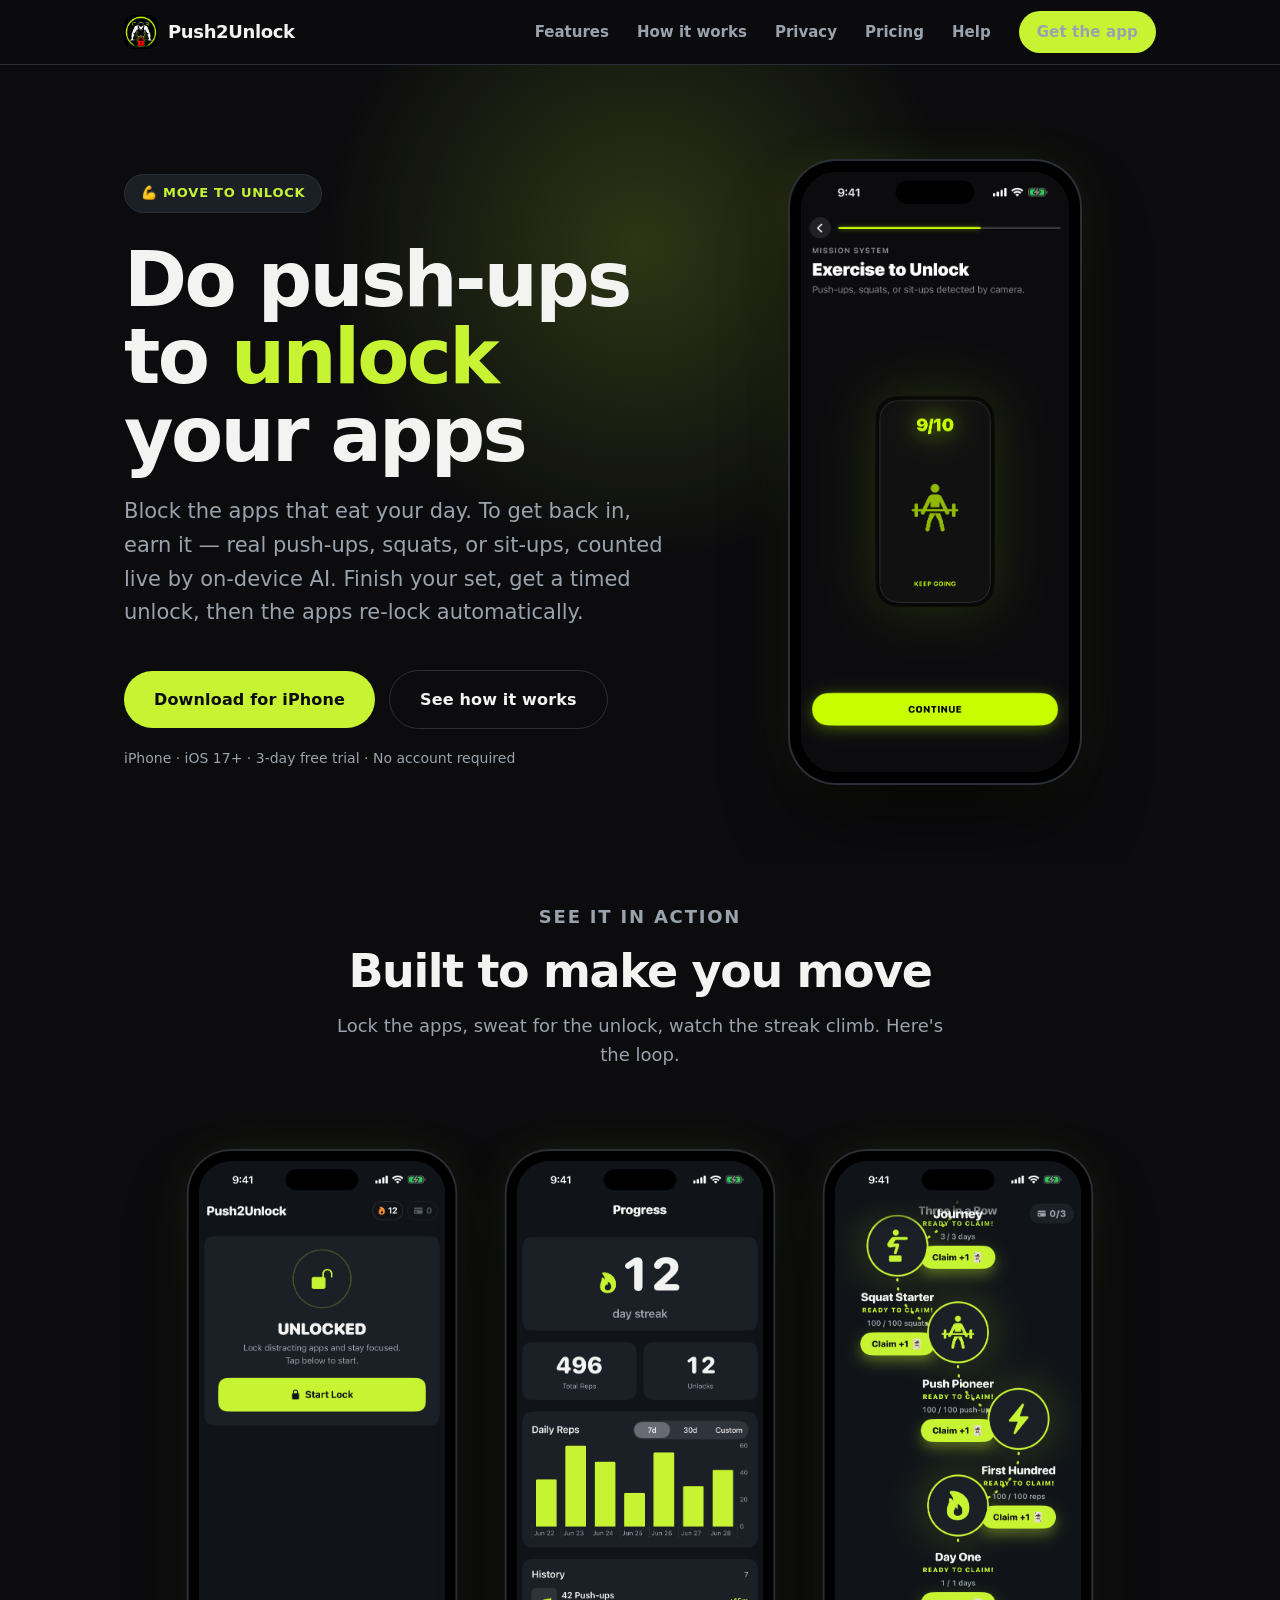
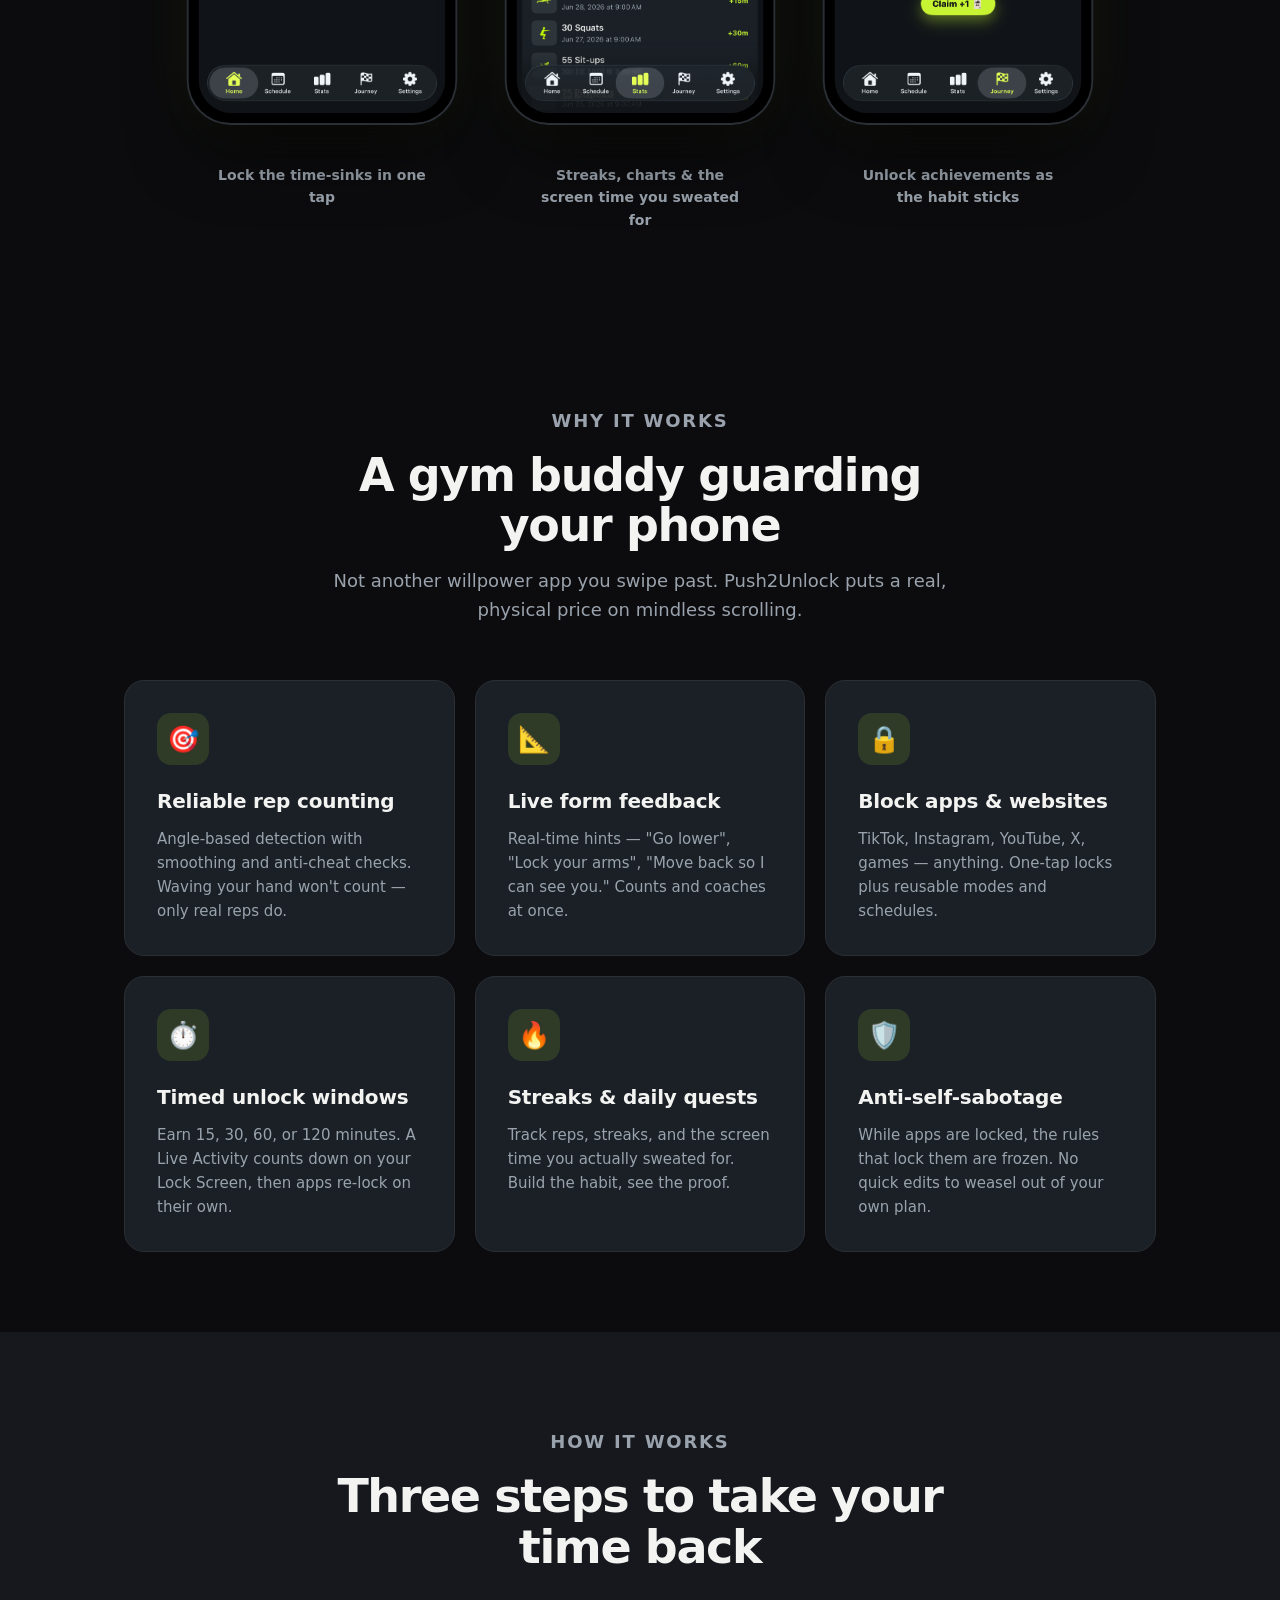
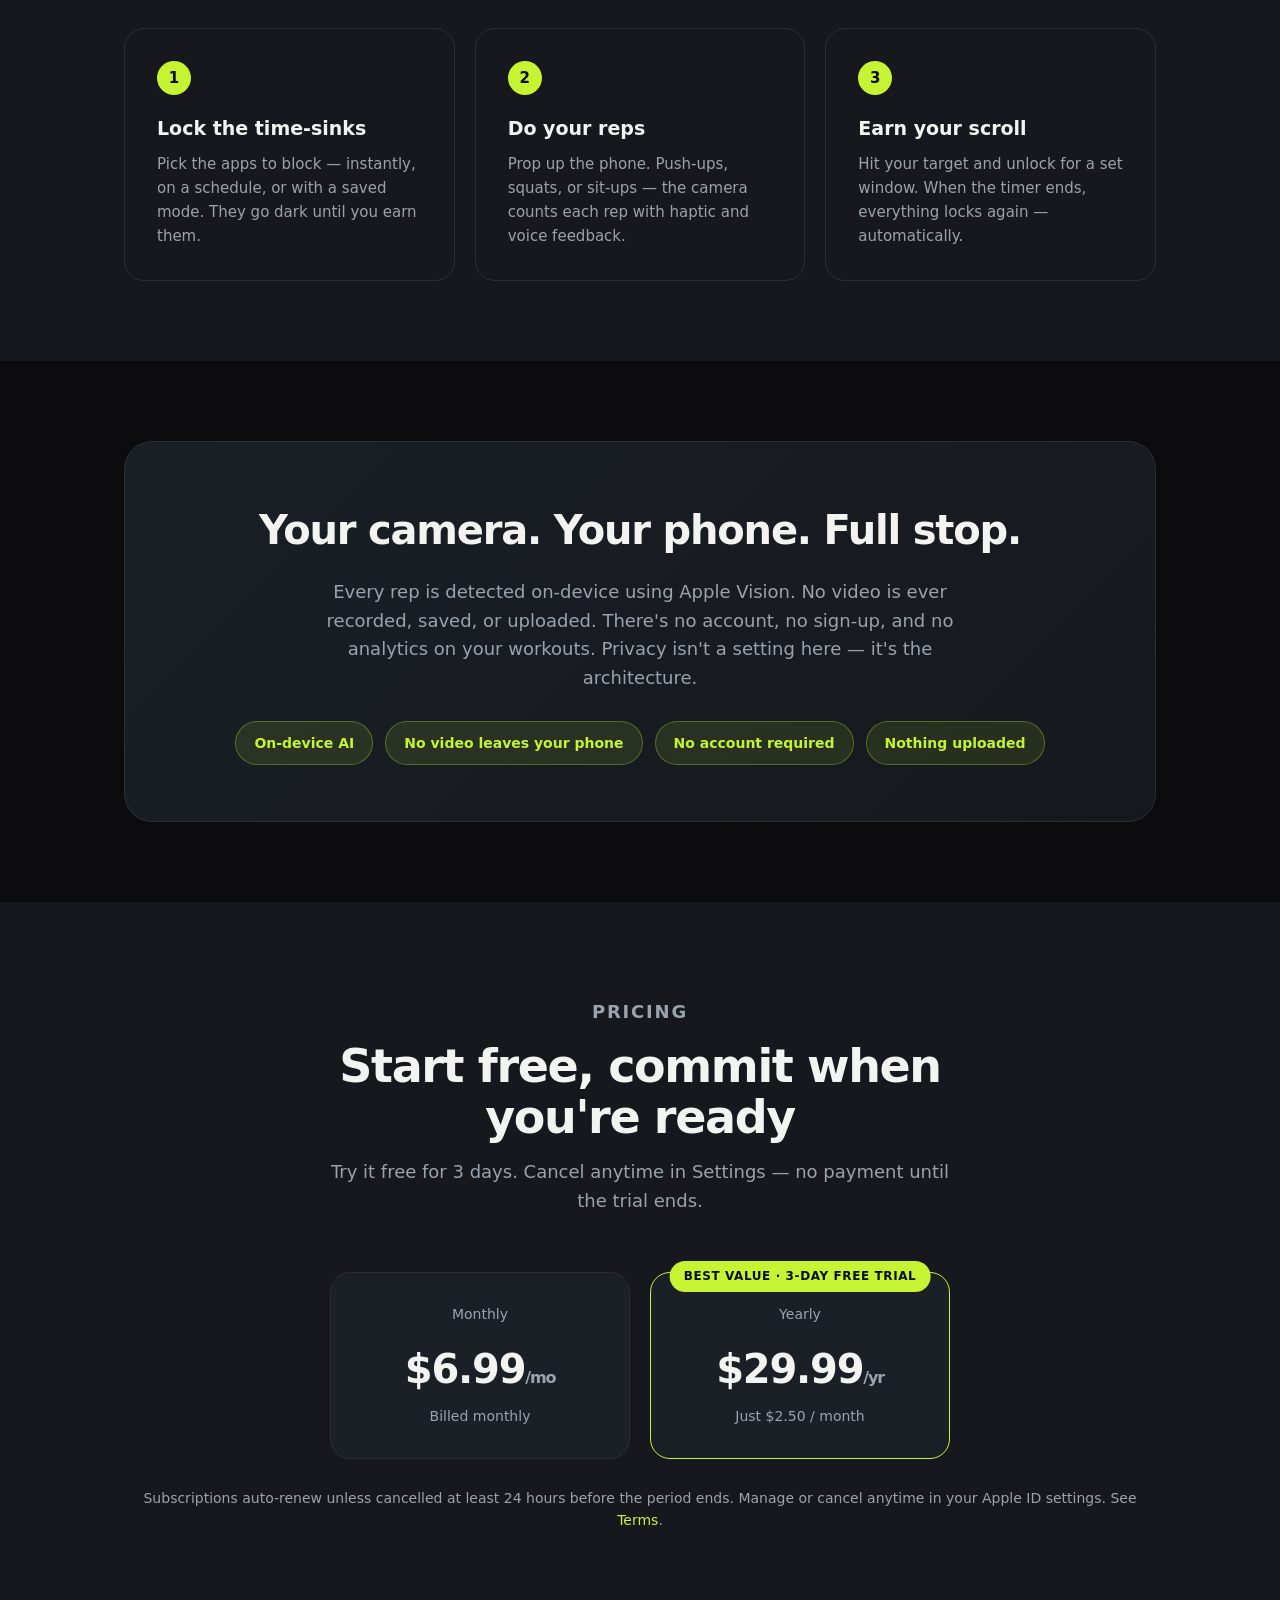
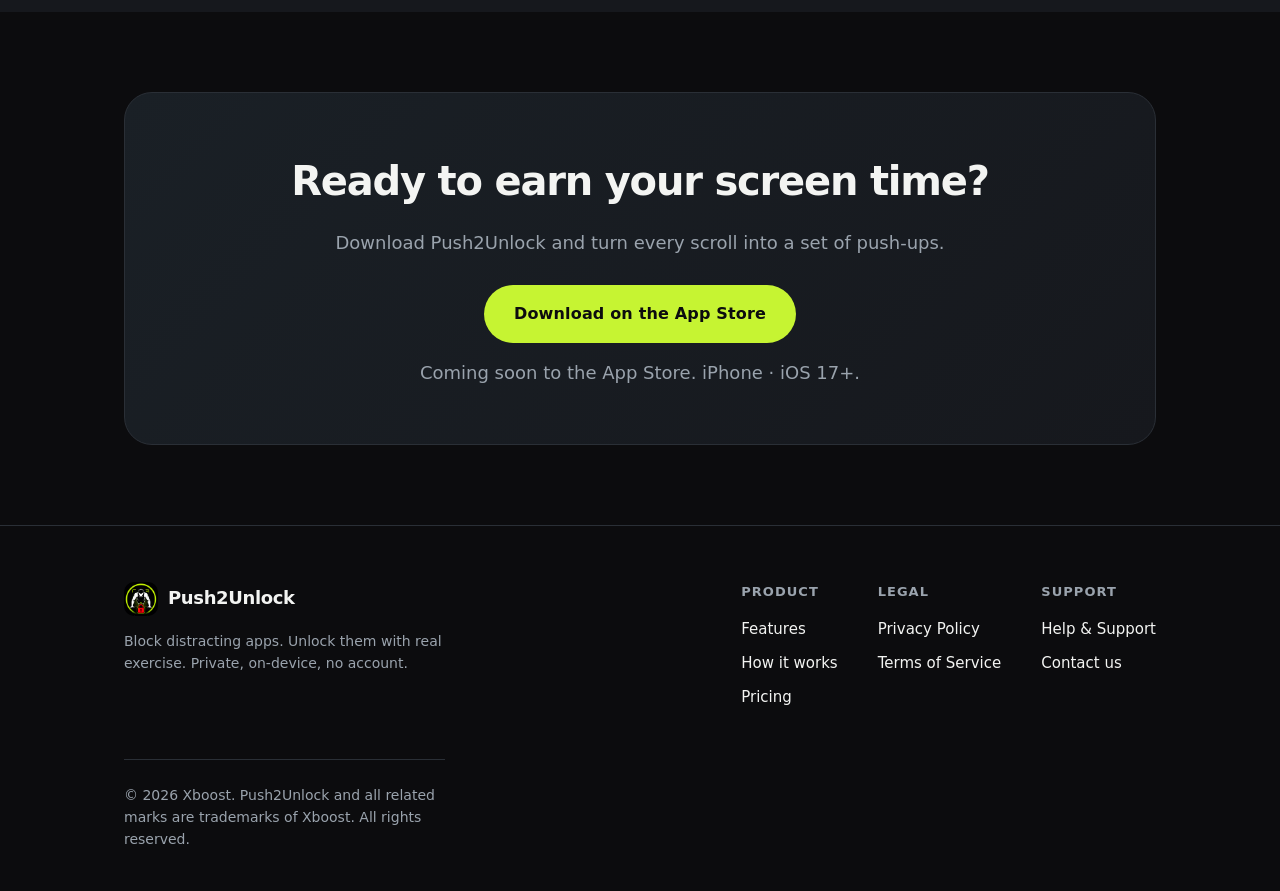
<file: index.html>
<!DOCTYPE html>
<html lang="en">
<head>
  <meta charset="UTF-8" />
  <meta name="viewport" content="width=device-width, initial-scale=1.0" />
  <title>Push2Unlock — Do Push-Ups to Unlock Your Apps</title>
  <meta name="description" content="Block distracting apps. Earn screen time by doing real push-ups, squats, or sit-ups. On-device AI counts your reps — no video ever leaves your phone." />
  <meta property="og:title" content="Push2Unlock — Do Push-Ups to Unlock Your Apps" />
  <meta property="og:description" content="Block TikTok, Instagram, YouTube & more. Unlock them with real exercise. Private, on-device rep counting." />
  <meta property="og:type" content="website" />
  <link rel="icon" type="image/png" href="assets/favicon.png" />
  <link rel="apple-touch-icon" href="assets/favicon.png" />
  <link rel="stylesheet" href="styles.css" />
</head>
<body>

  <nav class="nav">
    <div class="wrap">
      <a href="index.html" class="brand"><img class="mark" src="assets/logo.png" alt="Push2Unlock" />Push2Unlock</a>
      <div class="nav-links">
        <a href="#features">Features</a>
        <a href="#how">How it works</a>
        <a href="#privacy">Privacy</a>
        <a href="#pricing">Pricing</a>
        <a href="help.html">Help</a>
        <a href="#download" class="btn btn-sm">Get the app</a>
      </div>
    </div>
  </nav>

  <header class="hero">
    <div class="wrap hero-split">
      <div>
        <span class="chip">💪 Move to unlock</span>
        <h1>Do push-ups to <span class="accent">unlock</span> your apps</h1>
        <p class="lede">
          Block the apps that eat your day. To get back in, earn it — real push-ups, squats,
          or sit-ups, counted live by on-device AI. Finish your set, get a timed unlock, then
          the apps re-lock automatically.
        </p>
        <div class="cta-row">
          <a href="#download" class="btn">Download for iPhone</a>
          <a href="#how" class="btn btn-ghost">See how it works</a>
        </div>
        <p class="note">iPhone · iOS 17+ · 3-day free trial · No account required</p>
      </div>
      <div class="hero-phones">
        <div class="device">
          <div class="screen">
            <img class="shot" src="assets/screen-demo.png" alt="Push2Unlock counting push-ups live to earn an unlock" />
          </div>
        </div>
      </div>
    </div>
  </header>

  <section id="screens" style="padding-top: 24px;">
    <div class="wrap">
      <div class="section-head">
        <p class="eyebrow">See it in action</p>
        <h2>Built to make you move</h2>
        <p>Lock the apps, sweat for the unlock, watch the streak climb. Here's the loop.</p>
      </div>
      <div class="gallery">

        <figure>
          <div class="device">
            <div class="screen">
              <img class="shot" src="assets/screen-home.png" alt="Push2Unlock home screen with a one-tap Start Lock button" />
            </div>
          </div>
          <figcaption>Lock the time-sinks in one tap</figcaption>
        </figure>

        <figure>
          <div class="device">
            <div class="screen">
              <img class="shot" src="assets/screen-stats.png" alt="Progress screen showing streak, total reps and daily reps chart" />
            </div>
          </div>
          <figcaption>Streaks, charts & the screen time you sweated for</figcaption>
        </figure>

        <figure>
          <div class="device">
            <div class="screen">
              <img class="shot" src="assets/screen-journey.png" alt="Journey screen with achievements to claim as you build the habit" />
            </div>
          </div>
          <figcaption>Unlock achievements as the habit sticks</figcaption>
        </figure>

      </div>
    </div>
  </section>

  <section id="features">
    <div class="wrap">
      <div class="section-head">
        <p class="eyebrow">Why it works</p>
        <h2>A gym buddy guarding your phone</h2>
        <p>Not another willpower app you swipe past. Push2Unlock puts a real, physical price on mindless scrolling.</p>
      </div>
      <div class="grid">
        <div class="card">
          <div class="ico">🎯</div>
          <h3>Reliable rep counting</h3>
          <p>Angle-based detection with smoothing and anti-cheat checks. Waving your hand won't count — only real reps do.</p>
        </div>
        <div class="card">
          <div class="ico">📐</div>
          <h3>Live form feedback</h3>
          <p>Real-time hints — "Go lower", "Lock your arms", "Move back so I can see you." Counts and coaches at once.</p>
        </div>
        <div class="card">
          <div class="ico">🔒</div>
          <h3>Block apps & websites</h3>
          <p>TikTok, Instagram, YouTube, X, games — anything. One-tap locks plus reusable modes and schedules.</p>
        </div>
        <div class="card">
          <div class="ico">⏱️</div>
          <h3>Timed unlock windows</h3>
          <p>Earn 15, 30, 60, or 120 minutes. A Live Activity counts down on your Lock Screen, then apps re-lock on their own.</p>
        </div>
        <div class="card">
          <div class="ico">🔥</div>
          <h3>Streaks & daily quests</h3>
          <p>Track reps, streaks, and the screen time you actually sweated for. Build the habit, see the proof.</p>
        </div>
        <div class="card">
          <div class="ico">🛡️</div>
          <h3>Anti-self-sabotage</h3>
          <p>While apps are locked, the rules that lock them are frozen. No quick edits to weasel out of your own plan.</p>
        </div>
      </div>
    </div>
  </section>

  <section id="how" style="background: var(--ink-raised);">
    <div class="wrap">
      <div class="section-head">
        <p class="eyebrow">How it works</p>
        <h2>Three steps to take your time back</h2>
      </div>
      <div class="steps">
        <div class="step">
          <div class="num"></div>
          <h3>Lock the time-sinks</h3>
          <p>Pick the apps to block — instantly, on a schedule, or with a saved mode. They go dark until you earn them.</p>
        </div>
        <div class="step">
          <div class="num"></div>
          <h3>Do your reps</h3>
          <p>Prop up the phone. Push-ups, squats, or sit-ups — the camera counts each rep with haptic and voice feedback.</p>
        </div>
        <div class="step">
          <div class="num"></div>
          <h3>Earn your scroll</h3>
          <p>Hit your target and unlock for a set window. When the timer ends, everything locks again — automatically.</p>
        </div>
      </div>
    </div>
  </section>

  <section id="privacy">
    <div class="wrap">
      <div class="band">
        <h2>Your camera. Your phone. Full stop.</h2>
        <p>
          Every rep is detected on-device using Apple Vision. No video is ever recorded, saved, or
          uploaded. There's no account, no sign-up, and no analytics on your workouts. Privacy
          isn't a setting here — it's the architecture.
        </p>
        <div class="pill-row">
          <span class="pill">On-device AI</span>
          <span class="pill">No video leaves your phone</span>
          <span class="pill">No account required</span>
          <span class="pill">Nothing uploaded</span>
        </div>
      </div>
    </div>
  </section>

  <section id="pricing" style="background: var(--ink-raised);">
    <div class="wrap">
      <div class="section-head">
        <p class="eyebrow">Pricing</p>
        <h2>Start free, commit when you're ready</h2>
        <p>Try it free for 3 days. Cancel anytime in Settings — no payment until the trial ends.</p>
      </div>
      <div class="plans">
        <div class="plan">
          <div class="term">Monthly</div>
          <div class="price">$6.99<small>/mo</small></div>
          <div class="term">Billed monthly</div>
        </div>
        <div class="plan featured">
          <div class="badge">BEST VALUE · 3-DAY FREE TRIAL</div>
          <div class="term">Yearly</div>
          <div class="price">$29.99<small>/yr</small></div>
          <div class="term">Just $2.50 / month</div>
        </div>
      </div>
      <p class="note" style="text-align:center; margin-top:28px;">
        Subscriptions auto-renew unless cancelled at least 24 hours before the period ends.
        Manage or cancel anytime in your Apple ID settings. See <a href="terms.html">Terms</a>.
      </p>
    </div>
  </section>

  <section id="download">
    <div class="wrap">
      <div class="band">
        <h2>Ready to earn your screen time?</h2>
        <p>Download Push2Unlock and turn every scroll into a set of push-ups.</p>
        <div class="cta-row" style="margin-top:28px;">
          <a href="#" class="btn">Download on the App Store</a>
        </div>
        <p class="note">Coming soon to the App Store. iPhone · iOS 17+.</p>
      </div>
    </div>
  </section>

  <footer class="footer">
    <div class="wrap">
      <div>
        <a href="index.html" class="brand"><img class="mark" src="assets/logo.png" alt="Push2Unlock" />Push2Unlock</a>
        <p>Block distracting apps. Unlock them with real exercise. Private, on-device, no account.</p>
      </div>
      <div class="footer-links">
        <div class="footer-col">
          <h4>Product</h4>
          <a href="#features">Features</a>
          <a href="#how">How it works</a>
          <a href="#pricing">Pricing</a>
        </div>
        <div class="footer-col">
          <h4>Legal</h4>
          <a href="privacy.html">Privacy Policy</a>
          <a href="terms.html">Terms of Service</a>
        </div>
        <div class="footer-col">
          <h4>Support</h4>
          <a href="help.html">Help &amp; Support</a>
          <a href="mailto:victor@xboostapp.io">Contact us</a>
        </div>
      </div>
    </div>
    <div class="wrap">
      <p class="copyright">© 2026 Xboost. Push2Unlock and all related marks are trademarks of Xboost. All rights reserved.</p>
    </div>
  </footer>

</body>
</html>
</file>
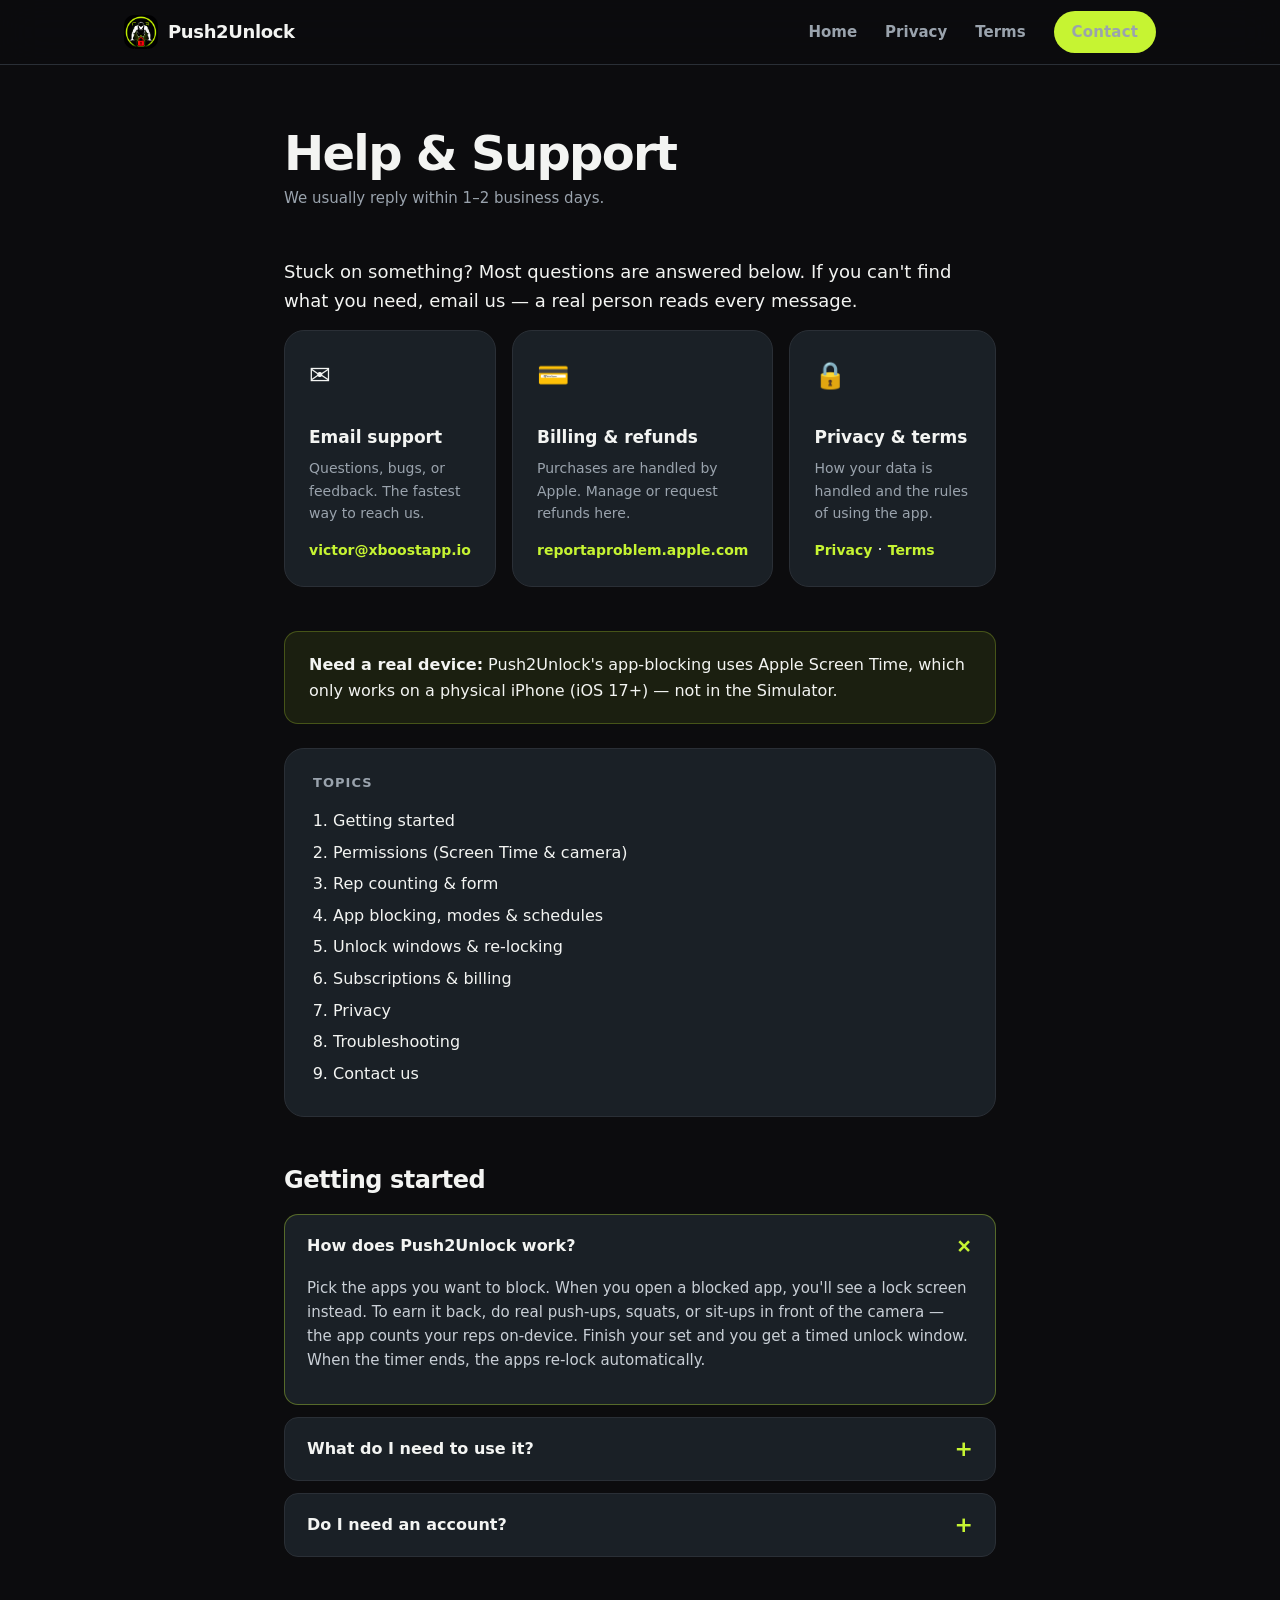
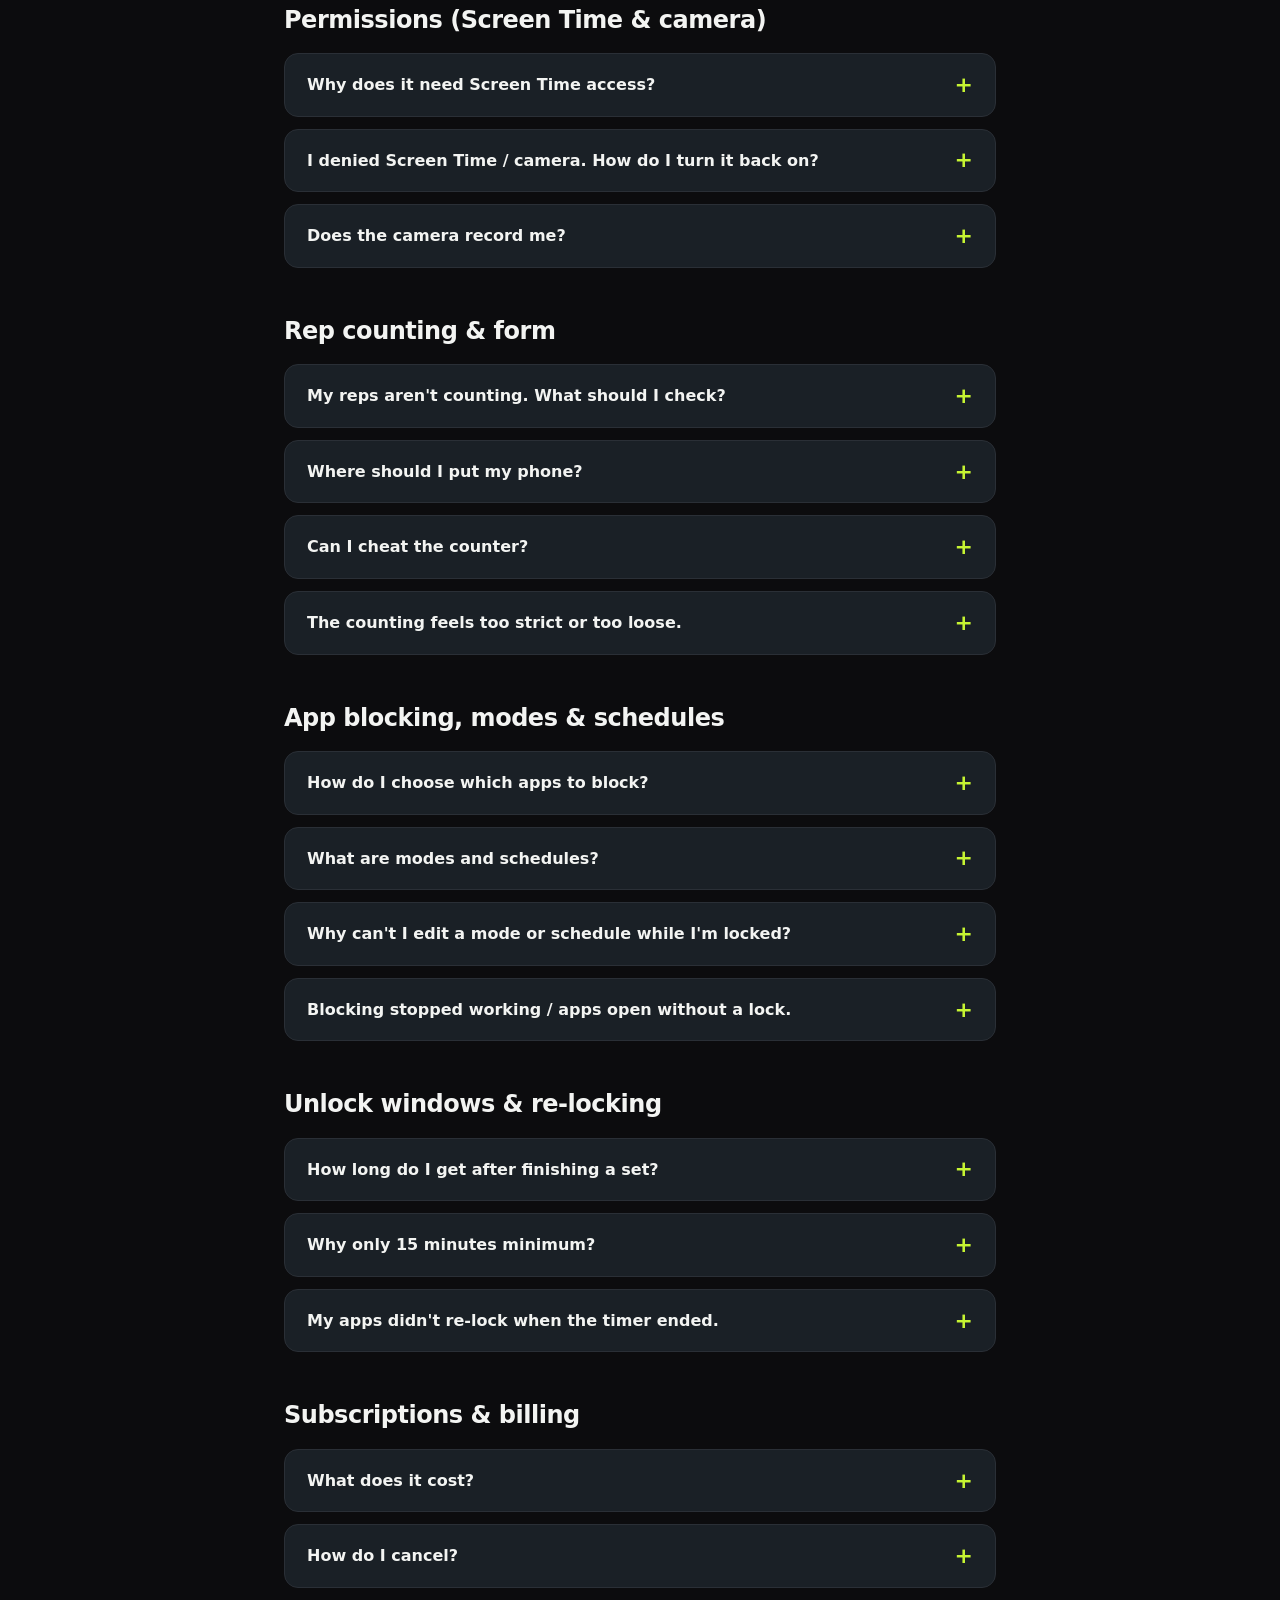
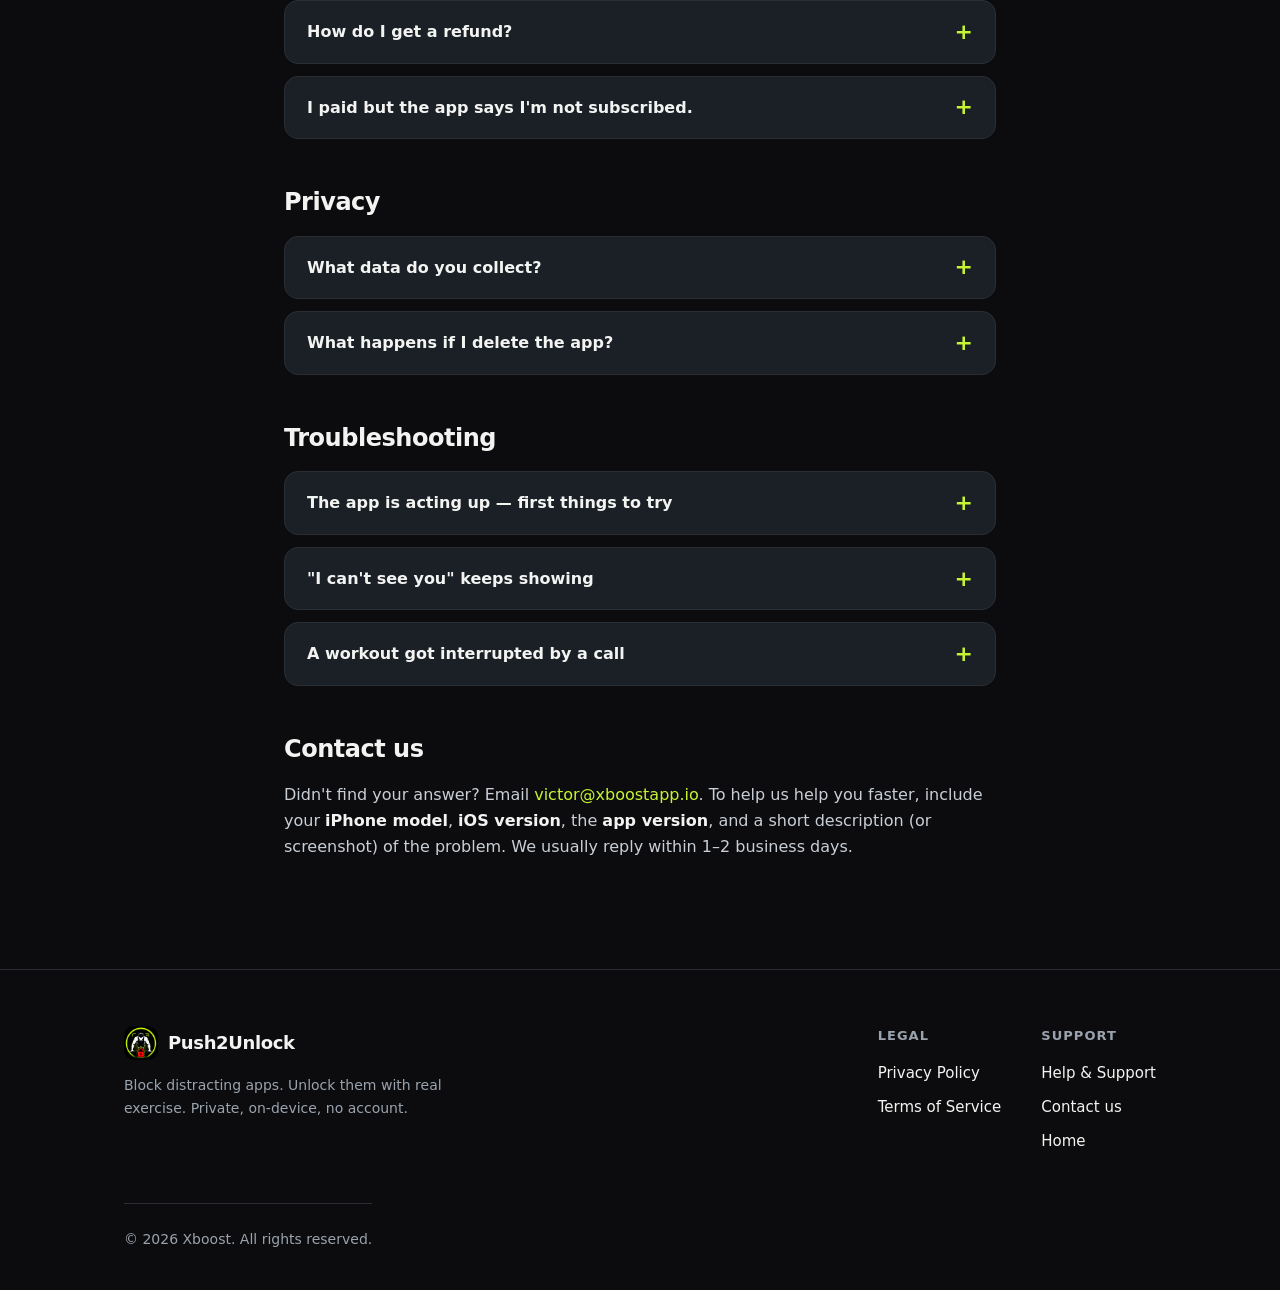
<file: help.html>
<!DOCTYPE html>
<html lang="en">
<head>
  <meta charset="UTF-8" />
  <meta name="viewport" content="width=device-width, initial-scale=1.0" />
  <title>Help & Support — Push2Unlock</title>
  <meta name="description" content="Get help with Push2Unlock — setup, permissions, rep counting, app blocking, subscriptions, and troubleshooting. Contact support." />
  <link rel="icon" type="image/png" href="assets/favicon.png" />
  <link rel="apple-touch-icon" href="assets/favicon.png" />
  <link rel="stylesheet" href="styles.css" />
</head>
<body>

  <nav class="nav">
    <div class="wrap">
      <a href="index.html" class="brand"><img class="mark" src="assets/logo.png" alt="Push2Unlock" />Push2Unlock</a>
      <div class="nav-links">
        <a href="index.html">Home</a>
        <a href="privacy.html">Privacy</a>
        <a href="terms.html">Terms</a>
        <a href="mailto:victor@xboostapp.io" class="btn btn-sm">Contact</a>
      </div>
    </div>
  </nav>

  <main class="legal">
    <div class="wrap">
      <h1>Help &amp; Support</h1>
      <p class="updated">We usually reply within 1–2 business days.</p>

      <p class="lead">
        Stuck on something? Most questions are answered below. If you can't find what you need,
        email us — a real person reads every message.
      </p>

      <div class="help-cards">
        <div class="help-card">
          <div class="ico">✉️</div>
          <h3>Email support</h3>
          <p>Questions, bugs, or feedback. The fastest way to reach us.</p>
          <a href="mailto:victor@xboostapp.io?subject=Push2Unlock%20Support">victor@xboostapp.io</a>
        </div>
        <div class="help-card">
          <div class="ico">💳</div>
          <h3>Billing &amp; refunds</h3>
          <p>Purchases are handled by Apple. Manage or request refunds here.</p>
          <a href="https://reportaproblem.apple.com" target="_blank" rel="noopener">reportaproblem.apple.com</a>
        </div>
        <div class="help-card">
          <div class="ico">🔒</div>
          <h3>Privacy &amp; terms</h3>
          <p>How your data is handled and the rules of using the app.</p>
          <a href="privacy.html">Privacy</a> · <a href="terms.html">Terms</a>
        </div>
      </div>

      <div class="callout">
        <p><strong>Need a real device:</strong> Push2Unlock's app-blocking uses Apple Screen Time,
        which only works on a physical iPhone (iOS 17+) — not in the Simulator.</p>
      </div>

      <div class="toc">
        <h4>Topics</h4>
        <ol>
          <li><a href="#start">Getting started</a></li>
          <li><a href="#permissions">Permissions (Screen Time &amp; camera)</a></li>
          <li><a href="#counting">Rep counting &amp; form</a></li>
          <li><a href="#blocking">App blocking, modes &amp; schedules</a></li>
          <li><a href="#unlock">Unlock windows &amp; re-locking</a></li>
          <li><a href="#billing">Subscriptions &amp; billing</a></li>
          <li><a href="#privacy">Privacy</a></li>
          <li><a href="#trouble">Troubleshooting</a></li>
          <li><a href="#contact">Contact us</a></li>
        </ol>
      </div>

      <!-- GETTING STARTED -->
      <h2 id="start">Getting started</h2>
      <div class="faq">
        <details open>
          <summary>How does Push2Unlock work?</summary>
          <div class="body">
            <p>Pick the apps you want to block. When you open a blocked app, you'll see a lock
            screen instead. To earn it back, do real push-ups, squats, or sit-ups in front of the
            camera — the app counts your reps on-device. Finish your set and you get a timed unlock
            window. When the timer ends, the apps re-lock automatically.</p>
          </div>
        </details>
        <details>
          <summary>What do I need to use it?</summary>
          <div class="body">
            <ul>
              <li>An iPhone running <strong>iOS 17 or later</strong>.</li>
              <li>Screen Time permission (to block apps).</li>
              <li>Camera permission (to count reps).</li>
              <li>A bit of space to exercise and a spot to prop up your phone.</li>
            </ul>
          </div>
        </details>
        <details>
          <summary>Do I need an account?</summary>
          <div class="body">
            <p>No. There's no sign-up and no account. Your settings and stats live on your device.</p>
          </div>
        </details>
      </div>

      <!-- PERMISSIONS -->
      <h2 id="permissions">Permissions (Screen Time &amp; camera)</h2>
      <div class="faq">
        <details>
          <summary>Why does it need Screen Time access?</summary>
          <div class="body">
            <p>App blocking is built on Apple's Screen Time (Family Controls) system. This is the
            only way an app can block other apps on iOS. Push2Unlock uses it solely to shield and
            un-shield the apps <em>you</em> choose — nothing is sent anywhere.</p>
          </div>
        </details>
        <details>
          <summary>I denied Screen Time / camera. How do I turn it back on?</summary>
          <div class="body">
            <ol>
              <li>Open <strong>Settings</strong> on your iPhone.</li>
              <li>Scroll to <strong>Push2Unlock</strong>.</li>
              <li>Enable <strong>Camera</strong>, and for blocking enable <strong>Screen Time</strong>
              (Settings → Screen Time → see all apps with access).</li>
            </ol>
            <p>The app won't work without these — blocking needs Screen Time, counting needs the
            camera.</p>
          </div>
        </details>
        <details>
          <summary>Does the camera record me?</summary>
          <div class="body">
            <p>No. Video is processed live on your device by Apple Vision and is never recorded,
            saved, or uploaded. See <a href="privacy.html">Privacy</a>.</p>
          </div>
        </details>
      </div>

      <!-- REP COUNTING -->
      <h2 id="counting">Rep counting &amp; form</h2>
      <div class="faq">
        <details>
          <summary>My reps aren't counting. What should I check?</summary>
          <div class="body">
            <ul>
              <li><strong>Framing:</strong> get your whole body in frame. Prop the phone ~1.5–2 m
              away, side-on.</li>
              <li><strong>Lighting:</strong> make sure the room is well lit — backlight and shadows
              hurt detection.</li>
              <li><strong>Full range of motion:</strong> go all the way down and lock out at the
              top. Half reps are ignored on purpose.</li>
              <li><strong>Speed:</strong> very fast reps are skipped as implausible — controlled
              reps count.</li>
              <li>Watch the on-screen hints ("Go lower", "Move back") — they tell you exactly what
              to fix.</li>
            </ul>
          </div>
        </details>
        <details>
          <summary>Where should I put my phone?</summary>
          <div class="body">
            <ul>
              <li><strong>Push-ups:</strong> phone on the floor against a wall/bottle, ~1.5–2 m
              away, <strong>side view</strong>.</li>
              <li><strong>Squats:</strong> stand 2–2.5 m away, full body in frame, side or 45°.</li>
              <li><strong>Sit-ups:</strong> phone on the floor at your side, ~1.5 m,
              <strong>side view</strong>.</li>
            </ul>
            <p>The app shows a framing check before counting — a green outline means it can see you.</p>
          </div>
        </details>
        <details>
          <summary>Can I cheat the counter?</summary>
          <div class="body">
            <p>It's designed to resist that. Reps must be full-range, at a realistic speed, with
            your body in the correct position. Waving a hand or doing half reps won't count.</p>
          </div>
        </details>
        <details>
          <summary>The counting feels too strict or too loose.</summary>
          <div class="body">
            <p>Open <strong>Settings → Counting sensitivity</strong> and choose Strict, Normal, or
            Forgiving to adjust how hard the reps are to register.</p>
          </div>
        </details>
      </div>

      <!-- BLOCKING -->
      <h2 id="blocking">App blocking, modes &amp; schedules</h2>
      <div class="faq">
        <details>
          <summary>How do I choose which apps to block?</summary>
          <div class="body">
            <p>Tap to pick apps via Apple's app picker. Because of Apple privacy rules, the picker
            shows the real app names and icons — search for TikTok, Instagram, YouTube, X, and so on.
            You can also block whole categories or websites.</p>
          </div>
        </details>
        <details>
          <summary>What are modes and schedules?</summary>
          <div class="body">
            <ul>
              <li><strong>Modes</strong> are reusable blocklists (e.g. "Social Media", "Deep Work")
              with their own rep target.</li>
              <li><strong>Schedules</strong> lock a mode automatically at set times and days —
              including overnight ranges like 11pm–7am.</li>
            </ul>
          </div>
        </details>
        <details>
          <summary>Why can't I edit a mode or schedule while I'm locked?</summary>
          <div class="body">
            <p>To stop you from editing your way out of a block, any mode or schedule that existed
            before the current lock started is frozen while you're locked. Anything you create
            <em>during</em> a lock stays editable. Once you're unlocked, everything is editable
            again.</p>
          </div>
        </details>
        <details>
          <summary>Blocking stopped working / apps open without a lock.</summary>
          <div class="body">
            <ul>
              <li>Check Screen Time permission is still granted (Settings → Screen Time).</li>
              <li>Make sure the app or schedule is actually enabled and you're inside its window.</li>
              <li>iOS can delay system scheduling briefly — open Push2Unlock once to let it
              reconcile the lock state.</li>
            </ul>
          </div>
        </details>
      </div>

      <!-- UNLOCK -->
      <h2 id="unlock">Unlock windows &amp; re-locking</h2>
      <div class="faq">
        <details>
          <summary>How long do I get after finishing a set?</summary>
          <div class="body">
            <p>You choose a break length when you start — 15, 30, 60, or 120 minutes. A countdown
            appears on your Lock Screen (Live Activity). When it ends, the apps re-lock on their own.</p>
          </div>
        </details>
        <details>
          <summary>Why only 15 minutes minimum?</summary>
          <div class="body">
            <p>Apple's Screen Time scheduling has a 15-minute minimum interval for automatic
            re-locking, so shorter windows aren't possible.</p>
          </div>
        </details>
        <details>
          <summary>My apps didn't re-lock when the timer ended.</summary>
          <div class="body">
            <p>iOS occasionally delays the background re-lock. Push2Unlock has a fallback: just open
            the app once and it immediately re-applies the locks if your window has expired.</p>
          </div>
        </details>
      </div>

      <!-- BILLING -->
      <h2 id="billing">Subscriptions &amp; billing</h2>
      <div class="faq">
        <details>
          <summary>What does it cost?</summary>
          <div class="body">
            <p>There's a 3-day free trial. After that: <strong>$9.99/month</strong>,
            <strong>$29.99/year</strong> (best value, ~$2.50/mo), or a one-time
            <strong>$49.99 lifetime</strong> purchase. Prices may vary by region.</p>
          </div>
        </details>
        <details>
          <summary>How do I cancel?</summary>
          <div class="body">
            <p>On your iPhone: <strong>Settings → [your name] → Subscriptions → Push2Unlock →
            Cancel</strong>. Cancel at least 24 hours before the trial or period ends to avoid the
            next charge. You keep access until the period ends.</p>
          </div>
        </details>
        <details>
          <summary>How do I get a refund?</summary>
          <div class="body">
            <p>All purchases go through Apple, so refunds are handled by Apple. Request one at
            <a href="https://reportaproblem.apple.com" target="_blank" rel="noopener">reportaproblem.apple.com</a>.
            We're generally unable to issue refunds directly.</p>
          </div>
        </details>
        <details>
          <summary>I paid but the app says I'm not subscribed.</summary>
          <div class="body">
            <ol>
              <li>Make sure you're signed in with the Apple ID you purchased with.</li>
              <li>In the app, tap <strong>Restore Purchases</strong> (on the paywall or in Settings).</li>
              <li>Still stuck? Email us with the date and Apple receipt and we'll help.</li>
            </ol>
          </div>
        </details>
      </div>

      <!-- PRIVACY -->
      <h2 id="privacy">Privacy</h2>
      <div class="faq">
        <details>
          <summary>What data do you collect?</summary>
          <div class="body">
            <p>Rep detection runs entirely on-device. No video ever leaves your phone, there's no
            account, and your workouts aren't uploaded. Full details in our
            <a href="privacy.html">Privacy Policy</a>.</p>
          </div>
        </details>
        <details>
          <summary>What happens if I delete the app?</summary>
          <div class="body">
            <p>Deleting Push2Unlock removes the blocks and your local data. We can't prevent
            deletion — that's an Apple system-level action — so it's the one way blocks can be
            removed.</p>
          </div>
        </details>
      </div>

      <!-- TROUBLESHOOTING -->
      <h2 id="trouble">Troubleshooting</h2>
      <div class="faq">
        <details>
          <summary>The app is acting up — first things to try</summary>
          <div class="body">
            <ol>
              <li>Force-quit and reopen Push2Unlock.</li>
              <li>Confirm Camera and Screen Time permissions are granted (Settings).</li>
              <li>Restart your iPhone.</li>
              <li>Make sure you're on iOS 17 or later and have the latest app version.</li>
            </ol>
            <p>If it persists, email us with your iPhone model, iOS version, and what happened.</p>
          </div>
        </details>
        <details>
          <summary>"I can't see you" keeps showing</summary>
          <div class="body">
            <p>That means the camera can't track your full body. Improve the lighting, move so your
            whole body is in frame, and re-prop the phone at the suggested distance and angle.</p>
          </div>
        </details>
        <details>
          <summary>A workout got interrupted by a call</summary>
          <div class="body">
            <p>Your progress is paused, not lost. Come back and you'll be offered to continue from
            where you left off. Force-quitting mid-workout does lose the in-progress set.</p>
          </div>
        </details>
      </div>

      <!-- CONTACT -->
      <h2 id="contact">Contact us</h2>
      <p>
        Didn't find your answer? Email <a href="mailto:victor@xboostapp.io?subject=Push2Unlock%20Support">victor@xboostapp.io</a>.
        To help us help you faster, include your <strong>iPhone model</strong>,
        <strong>iOS version</strong>, the <strong>app version</strong>, and a short description (or
        screenshot) of the problem. We usually reply within 1–2 business days.
      </p>
    </div>
  </main>

  <footer class="footer">
    <div class="wrap">
      <div>
        <a href="index.html" class="brand"><img class="mark" src="assets/logo.png" alt="Push2Unlock" />Push2Unlock</a>
        <p>Block distracting apps. Unlock them with real exercise. Private, on-device, no account.</p>
      </div>
      <div class="footer-links">
        <div class="footer-col">
          <h4>Legal</h4>
          <a href="privacy.html">Privacy Policy</a>
          <a href="terms.html">Terms of Service</a>
        </div>
        <div class="footer-col">
          <h4>Support</h4>
          <a href="help.html">Help &amp; Support</a>
          <a href="mailto:victor@xboostapp.io">Contact us</a>
          <a href="index.html">Home</a>
        </div>
      </div>
    </div>
    <div class="wrap">
      <p class="copyright">© 2026 Xboost. All rights reserved.</p>
    </div>
  </footer>

</body>
</html>
</file>
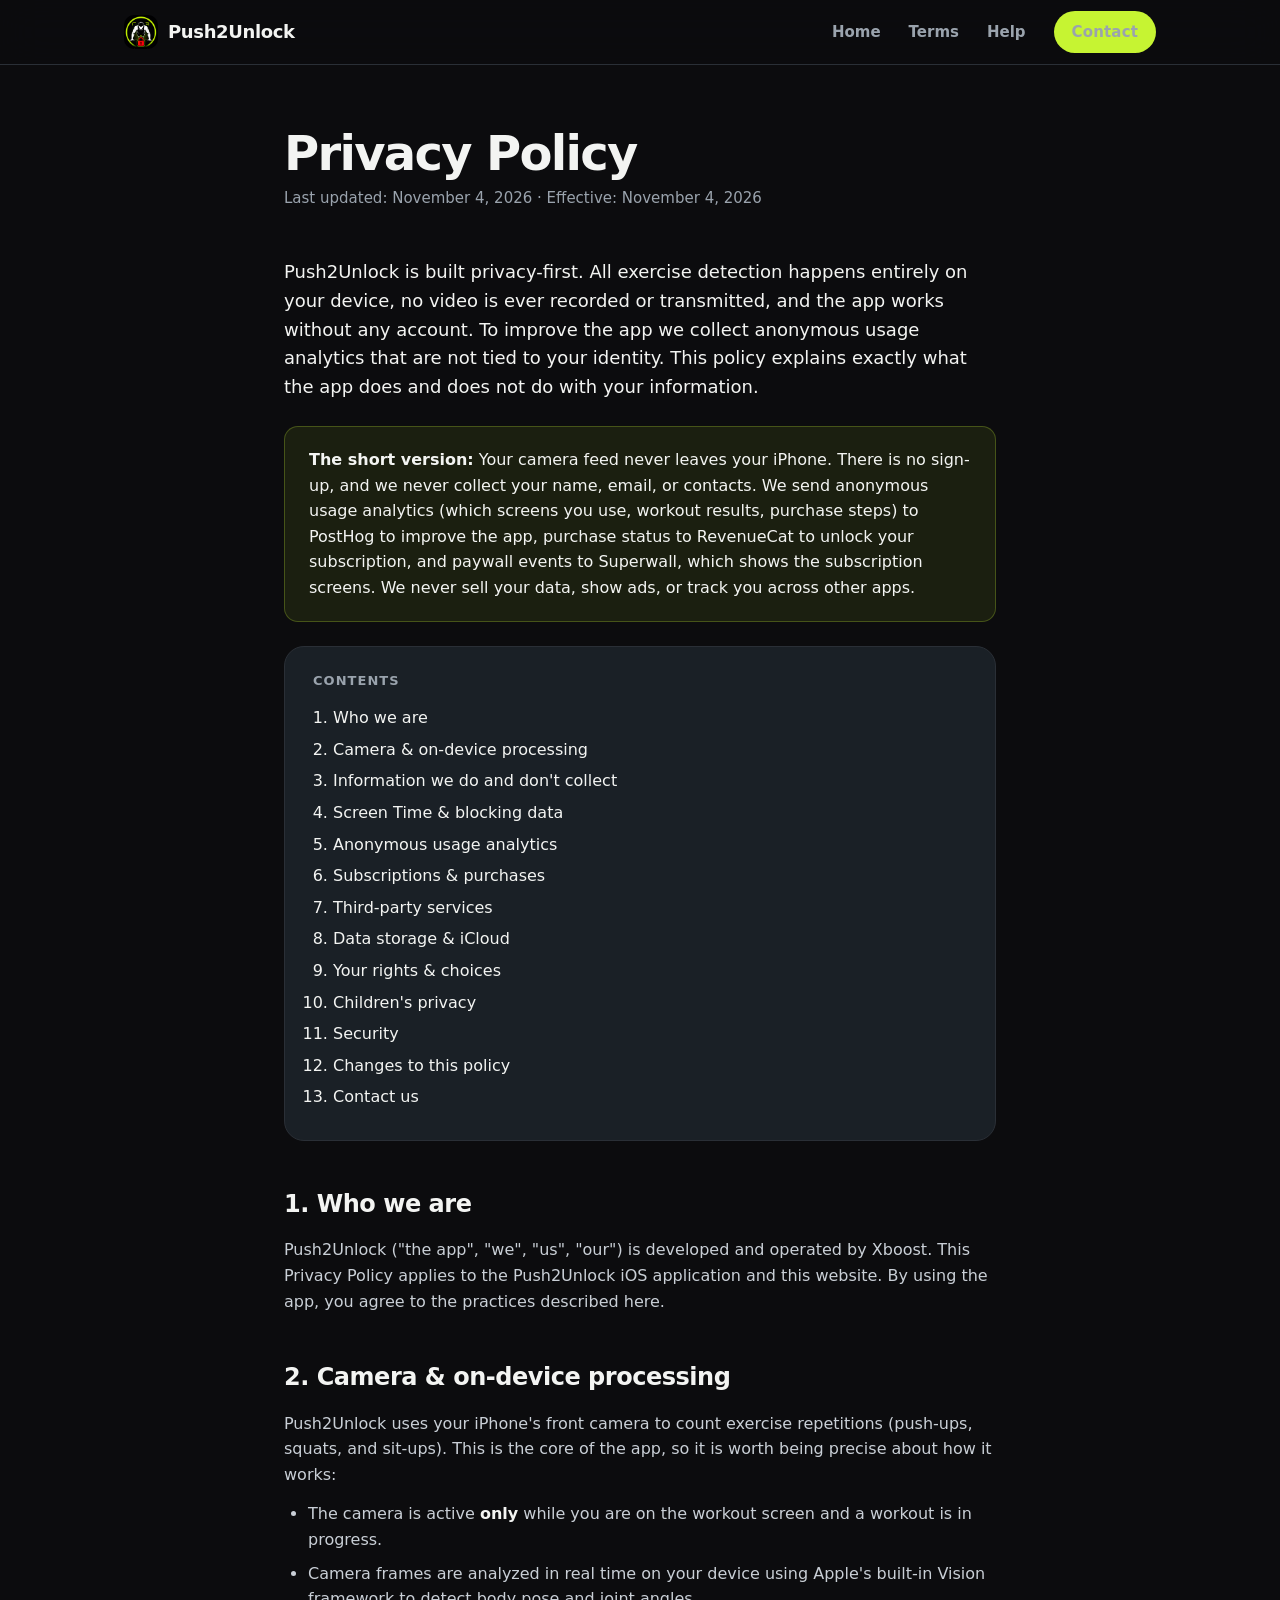
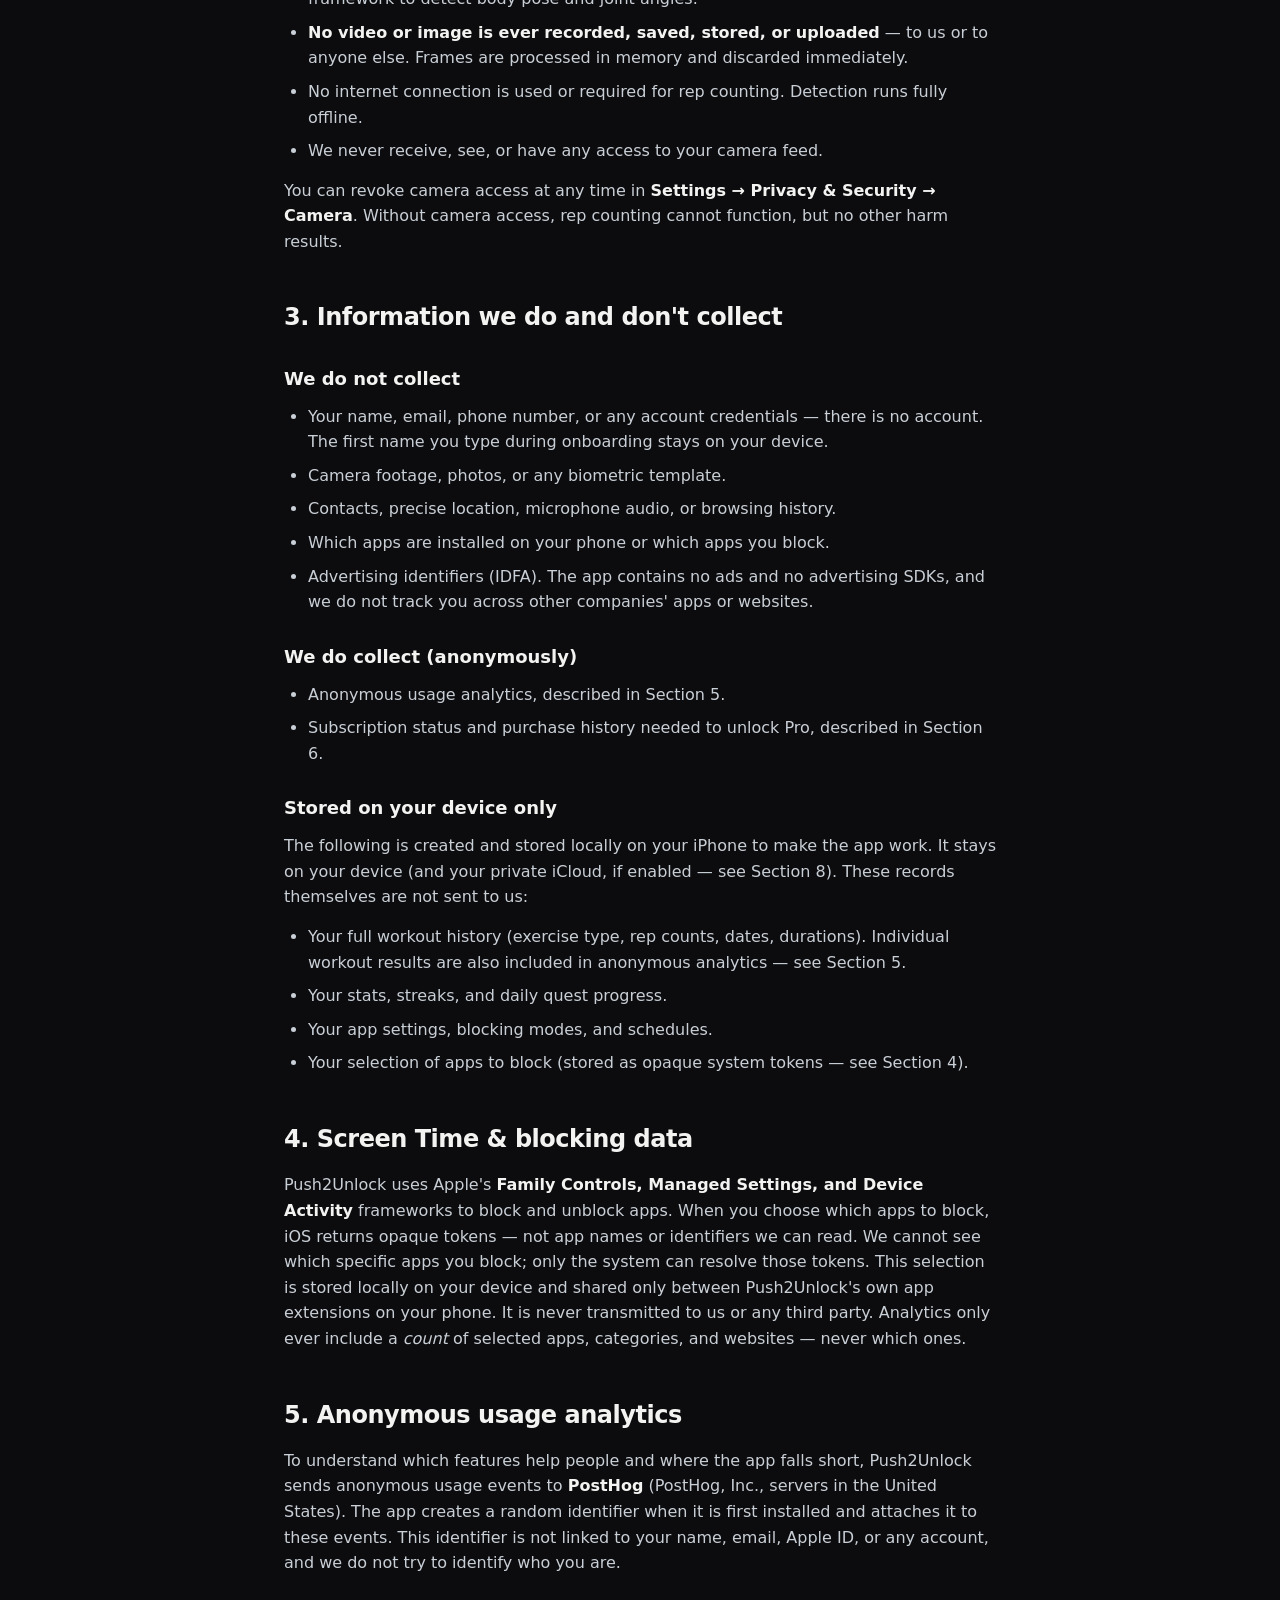
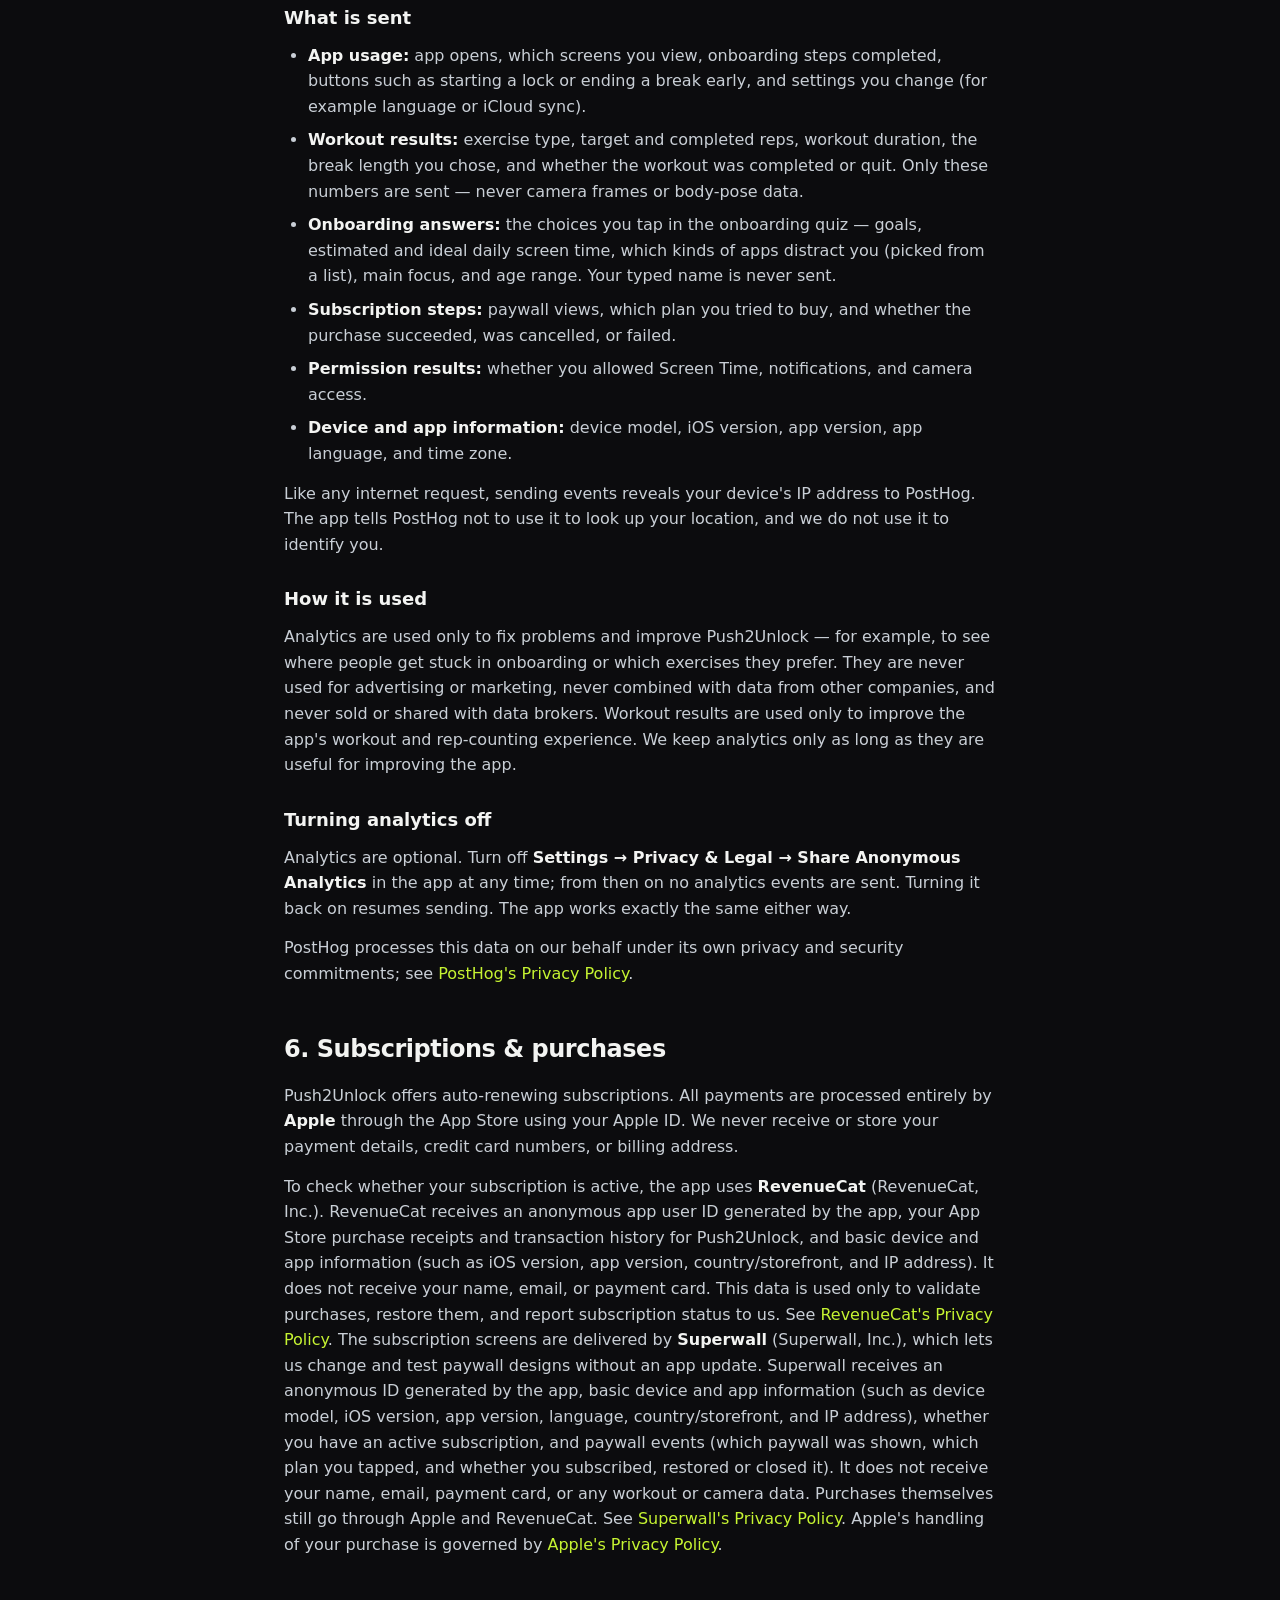
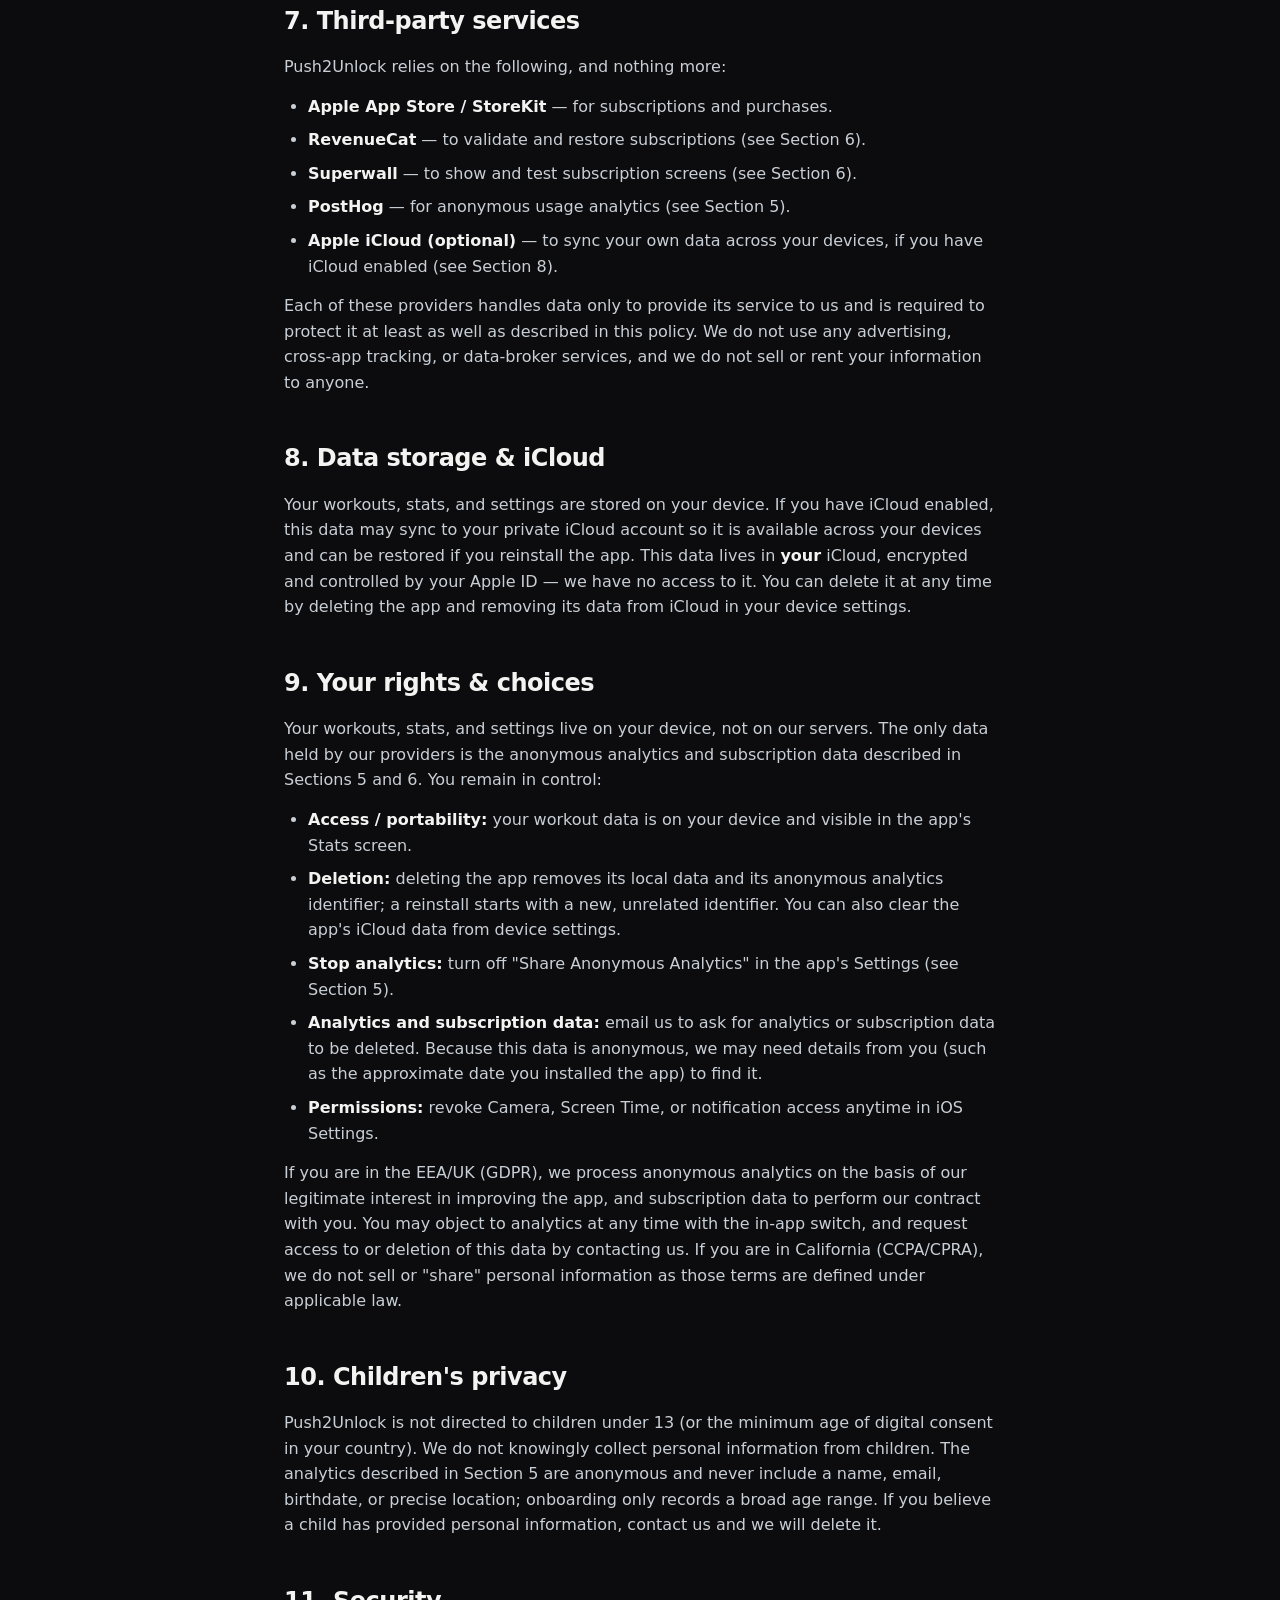
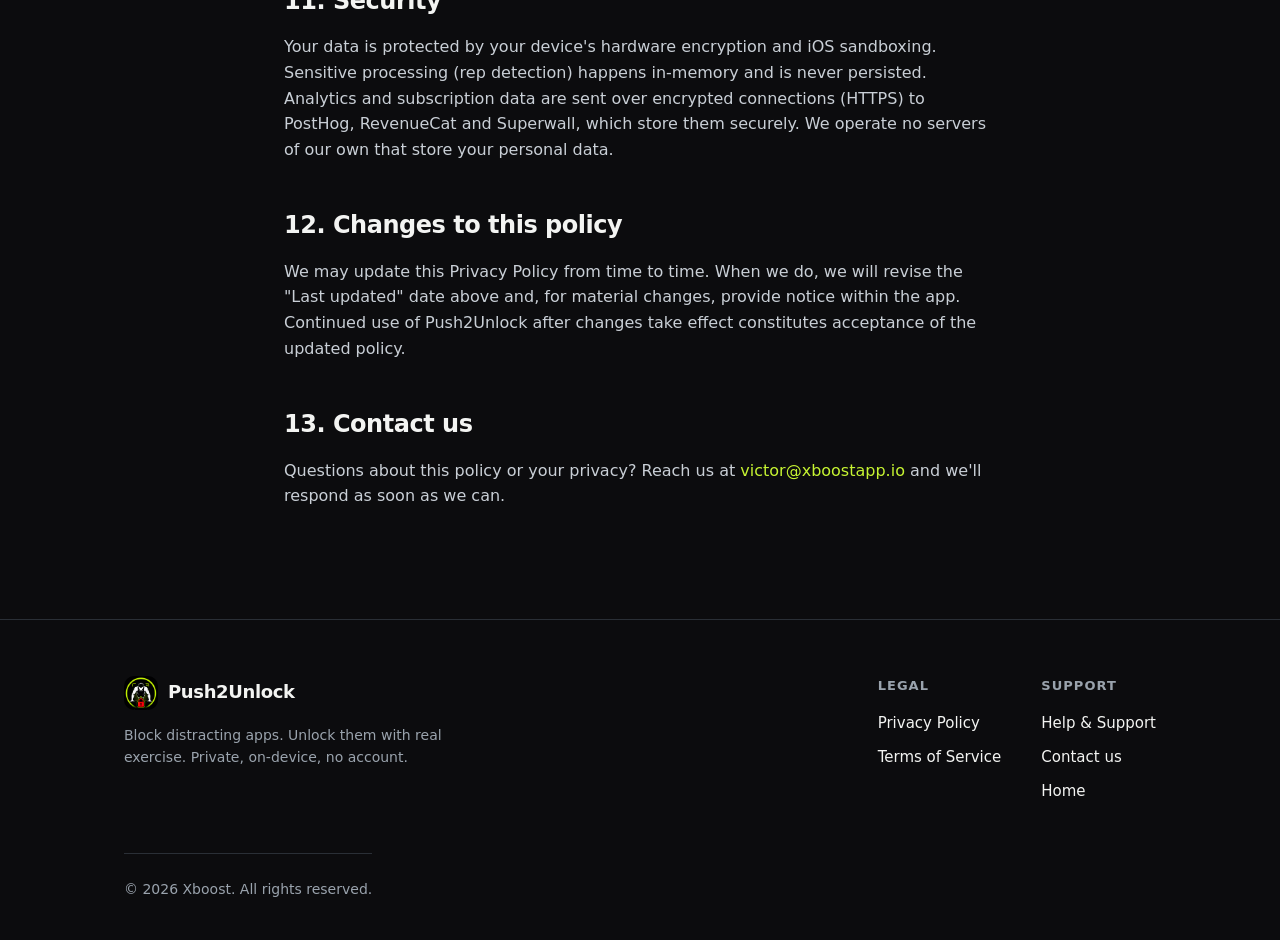
<file: privacy.html>
<!DOCTYPE html>
<html lang="en">
<head>
  <meta charset="UTF-8" />
  <meta name="viewport" content="width=device-width, initial-scale=1.0" />
  <title>Privacy Policy — Push2Unlock</title>
  <meta name="description" content="Push2Unlock Privacy Policy. All pose detection is on-device. No video ever leaves your phone. No account required. Anonymous usage analytics only." />
  <link rel="icon" type="image/png" href="assets/favicon.png" />
  <link rel="apple-touch-icon" href="assets/favicon.png" />
  <link rel="stylesheet" href="styles.css" />
</head>
<body>

  <nav class="nav">
    <div class="wrap">
      <a href="index.html" class="brand"><img class="mark" src="assets/logo.png" alt="Push2Unlock" />Push2Unlock</a>
      <div class="nav-links">
        <a href="index.html">Home</a>
        <a href="terms.html">Terms</a>
        <a href="help.html">Help</a>
        <a href="mailto:victor@xboostapp.io" class="btn btn-sm">Contact</a>
      </div>
    </div>
  </nav>

  <main class="legal">
    <div class="wrap">
      <h1>Privacy Policy</h1>
      <p class="updated">Last updated: November 4, 2026 · Effective: November 4, 2026</p>

      <p class="lead">
        Push2Unlock is built privacy-first. All exercise detection happens entirely on your device,
        no video is ever recorded or transmitted, and the app works without any account. To improve the
        app we collect anonymous usage analytics that are not tied to your identity. This policy explains
        exactly what the app does and does not do with your information.
      </p>

      <div class="callout">
        <p><strong>The short version:</strong> Your camera feed never leaves your iPhone. There is no
        sign-up, and we never collect your name, email, or contacts. We send anonymous usage analytics
        (which screens you use, workout results, purchase steps) to PostHog to improve the app,
        purchase status to RevenueCat to unlock your subscription, and paywall events to Superwall,
        which shows the subscription screens. We never sell your data, show ads,
        or track you across other apps.</p>
      </div>

      <div class="toc">
        <h4>Contents</h4>
        <ol>
          <li><a href="#who">Who we are</a></li>
          <li><a href="#camera">Camera & on-device processing</a></li>
          <li><a href="#collect">Information we do and don't collect</a></li>
          <li><a href="#screentime">Screen Time & blocking data</a></li>
          <li><a href="#analytics">Anonymous usage analytics</a></li>
          <li><a href="#purchases">Subscriptions & purchases</a></li>
          <li><a href="#thirdparty">Third-party services</a></li>
          <li><a href="#storage">Data storage & iCloud</a></li>
          <li><a href="#rights">Your rights & choices</a></li>
          <li><a href="#children">Children's privacy</a></li>
          <li><a href="#security">Security</a></li>
          <li><a href="#changes">Changes to this policy</a></li>
          <li><a href="#contact">Contact us</a></li>
        </ol>
      </div>

      <h2 id="who">1. Who we are</h2>
      <p>
        Push2Unlock ("the app", "we", "us", "our") is developed and operated by Xboost. This Privacy
        Policy applies to the Push2Unlock iOS application and this website. By using the app, you
        agree to the practices described here.
      </p>

      <h2 id="camera">2. Camera & on-device processing</h2>
      <p>
        Push2Unlock uses your iPhone's front camera to count exercise repetitions (push-ups, squats,
        and sit-ups). This is the core of the app, so it is worth being precise about how it works:
      </p>
      <ul>
        <li>The camera is active <strong>only</strong> while you are on the workout screen and a
          workout is in progress.</li>
        <li>Camera frames are analyzed in real time on your device using Apple's built-in Vision
          framework to detect body pose and joint angles.</li>
        <li><strong>No video or image is ever recorded, saved, stored, or uploaded</strong> — to us
          or to anyone else. Frames are processed in memory and discarded immediately.</li>
        <li>No internet connection is used or required for rep counting. Detection runs fully
          offline.</li>
        <li>We never receive, see, or have any access to your camera feed.</li>
      </ul>
      <p>
        You can revoke camera access at any time in <strong>Settings → Privacy &amp; Security →
        Camera</strong>. Without camera access, rep counting cannot function, but no other harm
        results.
      </p>

      <h2 id="collect">3. Information we do and don't collect</h2>
      <h3>We do not collect</h3>
      <ul>
        <li>Your name, email, phone number, or any account credentials — there is no account. The
          first name you type during onboarding stays on your device.</li>
        <li>Camera footage, photos, or any biometric template.</li>
        <li>Contacts, precise location, microphone audio, or browsing history.</li>
        <li>Which apps are installed on your phone or which apps you block.</li>
        <li>Advertising identifiers (IDFA). The app contains no ads and no advertising SDKs, and we do
          not track you across other companies' apps or websites.</li>
      </ul>
      <h3>We do collect (anonymously)</h3>
      <ul>
        <li>Anonymous usage analytics, described in Section 5.</li>
        <li>Subscription status and purchase history needed to unlock Pro, described in Section 6.</li>
      </ul>
      <h3>Stored on your device only</h3>
      <p>
        The following is created and stored locally on your iPhone to make the app work. It stays on
        your device (and your private iCloud, if enabled — see Section 8). These records themselves are
        not sent to us:
      </p>
      <ul>
        <li>Your full workout history (exercise type, rep counts, dates, durations). Individual
          workout results are also included in anonymous analytics — see Section 5.</li>
        <li>Your stats, streaks, and daily quest progress.</li>
        <li>Your app settings, blocking modes, and schedules.</li>
        <li>Your selection of apps to block (stored as opaque system tokens — see Section 4).</li>
      </ul>

      <h2 id="screentime">4. Screen Time & blocking data</h2>
      <p>
        Push2Unlock uses Apple's <strong>Family Controls, Managed Settings, and Device Activity</strong>
        frameworks to block and unblock apps. When you choose which apps to block, iOS returns opaque
        tokens — not app names or identifiers we can read. We cannot see which specific apps you
        block; only the system can resolve those tokens. This selection is stored locally on your
        device and shared only between Push2Unlock's own app extensions on your phone. It is never
        transmitted to us or any third party. Analytics only ever include a <em>count</em> of selected
        apps, categories, and websites — never which ones.
      </p>

      <h2 id="analytics">5. Anonymous usage analytics</h2>
      <p>
        To understand which features help people and where the app falls short, Push2Unlock sends
        anonymous usage events to <strong>PostHog</strong> (PostHog, Inc., servers in the United
        States). The app creates a random identifier when it is first installed and attaches it to these
        events. This identifier is not linked to your name, email, Apple ID, or any account, and we do
        not try to identify who you are.
      </p>
      <h3>What is sent</h3>
      <ul>
        <li><strong>App usage:</strong> app opens, which screens you view, onboarding steps completed,
          buttons such as starting a lock or ending a break early, and settings you change (for example
          language or iCloud sync).</li>
        <li><strong>Workout results:</strong> exercise type, target and completed reps, workout duration,
          the break length you chose, and whether the workout was completed or quit. Only these numbers
          are sent — never camera frames or body-pose data.</li>
        <li><strong>Onboarding answers:</strong> the choices you tap in the onboarding quiz — goals,
          estimated and ideal daily screen time, which kinds of apps distract you (picked from a list),
          main focus, and age range. Your typed name is never sent.</li>
        <li><strong>Subscription steps:</strong> paywall views, which plan you tried to buy, and whether
          the purchase succeeded, was cancelled, or failed.</li>
        <li><strong>Permission results:</strong> whether you allowed Screen Time, notifications, and
          camera access.</li>
        <li><strong>Device and app information:</strong> device model, iOS version, app version, app
          language, and time zone.</li>
      </ul>
      <p>
        Like any internet request, sending events reveals your device's IP address to PostHog. The app
        tells PostHog not to use it to look up your location, and we do not use it to identify you.
      </p>
      <h3>How it is used</h3>
      <p>
        Analytics are used only to fix problems and improve Push2Unlock — for example, to see where
        people get stuck in onboarding or which exercises they prefer. They are never used for
        advertising or marketing, never combined with data from other companies, and never sold or
        shared with data brokers. Workout results are used only to improve the app's workout and
        rep-counting experience. We keep analytics only as long as they are useful for improving the app.
      </p>
      <h3>Turning analytics off</h3>
      <p>
        Analytics are optional. Turn off <strong>Settings → Privacy &amp; Legal → Share Anonymous
        Analytics</strong> in the app at any time; from then on no analytics events are sent. Turning it
        back on resumes sending. The app works exactly the same either way.
      </p>
      <p>
        PostHog processes this data on our behalf under its own privacy and security commitments; see
        <a href="https://posthog.com/privacy" target="_blank" rel="noopener">PostHog's Privacy Policy</a>.
      </p>

      <h2 id="purchases">6. Subscriptions & purchases</h2>
      <p>
        Push2Unlock offers auto-renewing subscriptions. All payments are processed entirely by
        <strong>Apple</strong> through the App Store using your Apple ID. We never receive or store your
        payment details, credit card numbers, or billing address.
      </p>
      <p>
        To check whether your subscription is active, the app uses <strong>RevenueCat</strong>
        (RevenueCat, Inc.). RevenueCat receives an anonymous app user ID generated by the app, your
        App Store purchase receipts and transaction history for Push2Unlock, and basic device and app
        information (such as iOS version, app version, country/storefront, and IP address). It does not
        receive your name, email, or payment card. This data is used only to validate purchases, restore
        them, and report subscription status to us. See
        <a href="https://www.revenuecat.com/privacy" target="_blank" rel="noopener">RevenueCat's Privacy Policy</a>.
        The subscription screens are delivered by <strong>Superwall</strong> (Superwall, Inc.), which
        lets us change and test paywall designs without an app update. Superwall receives an anonymous
        ID generated by the app, basic device and app information (such as device model, iOS version,
        app version, language, country/storefront, and IP address), whether you have an active
        subscription, and paywall events (which paywall was shown, which plan you tapped, and whether you
        subscribed, restored or closed it). It does not receive your name, email, payment card, or any
        workout or camera data. Purchases themselves still go through Apple and RevenueCat. See
        <a href="https://superwall.com/privacy" target="_blank" rel="noopener">Superwall's Privacy Policy</a>.
        Apple's handling of your purchase is governed by
        <a href="https://www.apple.com/legal/privacy/" target="_blank" rel="noopener">Apple's Privacy Policy</a>.
      </p>

      <h2 id="thirdparty">7. Third-party services</h2>
      <p>Push2Unlock relies on the following, and nothing more:</p>
      <ul>
        <li><strong>Apple App Store / StoreKit</strong> — for subscriptions and purchases.</li>
        <li><strong>RevenueCat</strong> — to validate and restore subscriptions (see Section 6).</li>
        <li><strong>Superwall</strong> — to show and test subscription screens (see Section 6).</li>
        <li><strong>PostHog</strong> — for anonymous usage analytics (see Section 5).</li>
        <li><strong>Apple iCloud (optional)</strong> — to sync your own data across your devices, if
          you have iCloud enabled (see Section 8).</li>
      </ul>
      <p>
        Each of these providers handles data only to provide its service to us and is required to
        protect it at least as well as described in this policy. We do not use any advertising,
        cross-app tracking, or data-broker services, and we do not sell or rent your information to
        anyone.
      </p>

      <h2 id="storage">8. Data storage & iCloud</h2>
      <p>
        Your workouts, stats, and settings are stored on your device. If you have iCloud enabled, this
        data may sync to your private iCloud account so it is available across your devices and can be
        restored if you reinstall the app. This data lives in <strong>your</strong> iCloud, encrypted
        and controlled by your Apple ID — we have no access to it. You can delete it at any time by
        deleting the app and removing its data from iCloud in your device settings.
      </p>

      <h2 id="rights">9. Your rights & choices</h2>
      <p>
        Your workouts, stats, and settings live on your device, not on our servers. The only data held
        by our providers is the anonymous analytics and subscription data described in Sections 5 and 6.
        You remain in control:
      </p>
      <ul>
        <li><strong>Access / portability:</strong> your workout data is on your device and visible in
          the app's Stats screen.</li>
        <li><strong>Deletion:</strong> deleting the app removes its local data and its anonymous
          analytics identifier; a reinstall starts with a new, unrelated identifier. You can also clear
          the app's iCloud data from device settings.</li>
        <li><strong>Stop analytics:</strong> turn off "Share Anonymous Analytics" in the app's
          Settings (see Section 5).</li>
        <li><strong>Analytics and subscription data:</strong> email us to ask for analytics or
          subscription data to be deleted. Because this data is anonymous,
          we may need details from you (such as the approximate date you installed the app) to find it.</li>
        <li><strong>Permissions:</strong> revoke Camera, Screen Time, or notification access anytime in
          iOS Settings.</li>
      </ul>
      <p>
        If you are in the EEA/UK (GDPR), we process anonymous analytics on the basis of our legitimate
        interest in improving the app, and subscription data to perform our contract with you. You may
        object to analytics at any time with the in-app switch, and request access to or deletion of
        this data by contacting us. If you are in California
        (CCPA/CPRA), we do not sell or "share" personal information as those terms are defined under
        applicable law.
      </p>

      <h2 id="children">10. Children's privacy</h2>
      <p>
        Push2Unlock is not directed to children under 13 (or the minimum age of digital consent in
        your country). We do not knowingly collect personal information from children. The analytics
        described in Section 5 are anonymous and never include a name, email, birthdate, or precise
        location; onboarding only records a broad age range. If you believe a child has provided
        personal information, contact us and we will delete it.
      </p>

      <h2 id="security">11. Security</h2>
      <p>
        Your data is protected by your device's hardware encryption and iOS sandboxing. Sensitive
        processing (rep detection) happens in-memory and is never persisted. Analytics and subscription
        data are sent over encrypted connections (HTTPS) to PostHog, RevenueCat and Superwall, which store them
        securely. We operate no servers of our own that store your personal data.
      </p>

      <h2 id="changes">12. Changes to this policy</h2>
      <p>
        We may update this Privacy Policy from time to time. When we do, we will revise the "Last
        updated" date above and, for material changes, provide notice within the app. Continued use of
        Push2Unlock after changes take effect constitutes acceptance of the updated policy.
      </p>

      <h2 id="contact">13. Contact us</h2>
      <p>
        Questions about this policy or your privacy? Reach us at
        <a href="mailto:victor@xboostapp.io">victor@xboostapp.io</a> and we'll respond as soon as we
        can.
      </p>
    </div>
  </main>

  <footer class="footer">
    <div class="wrap">
      <div>
        <a href="index.html" class="brand"><img class="mark" src="assets/logo.png" alt="Push2Unlock" />Push2Unlock</a>
        <p>Block distracting apps. Unlock them with real exercise. Private, on-device, no account.</p>
      </div>
      <div class="footer-links">
        <div class="footer-col">
          <h4>Legal</h4>
          <a href="privacy.html">Privacy Policy</a>
          <a href="terms.html">Terms of Service</a>
        </div>
        <div class="footer-col">
          <h4>Support</h4>
          <a href="help.html">Help &amp; Support</a>
          <a href="mailto:victor@xboostapp.io">Contact us</a>
          <a href="index.html">Home</a>
        </div>
      </div>
    </div>
    <div class="wrap">
      <p class="copyright">© 2026 Xboost. All rights reserved.</p>
    </div>
  </footer>

</body>
</html>
</file>
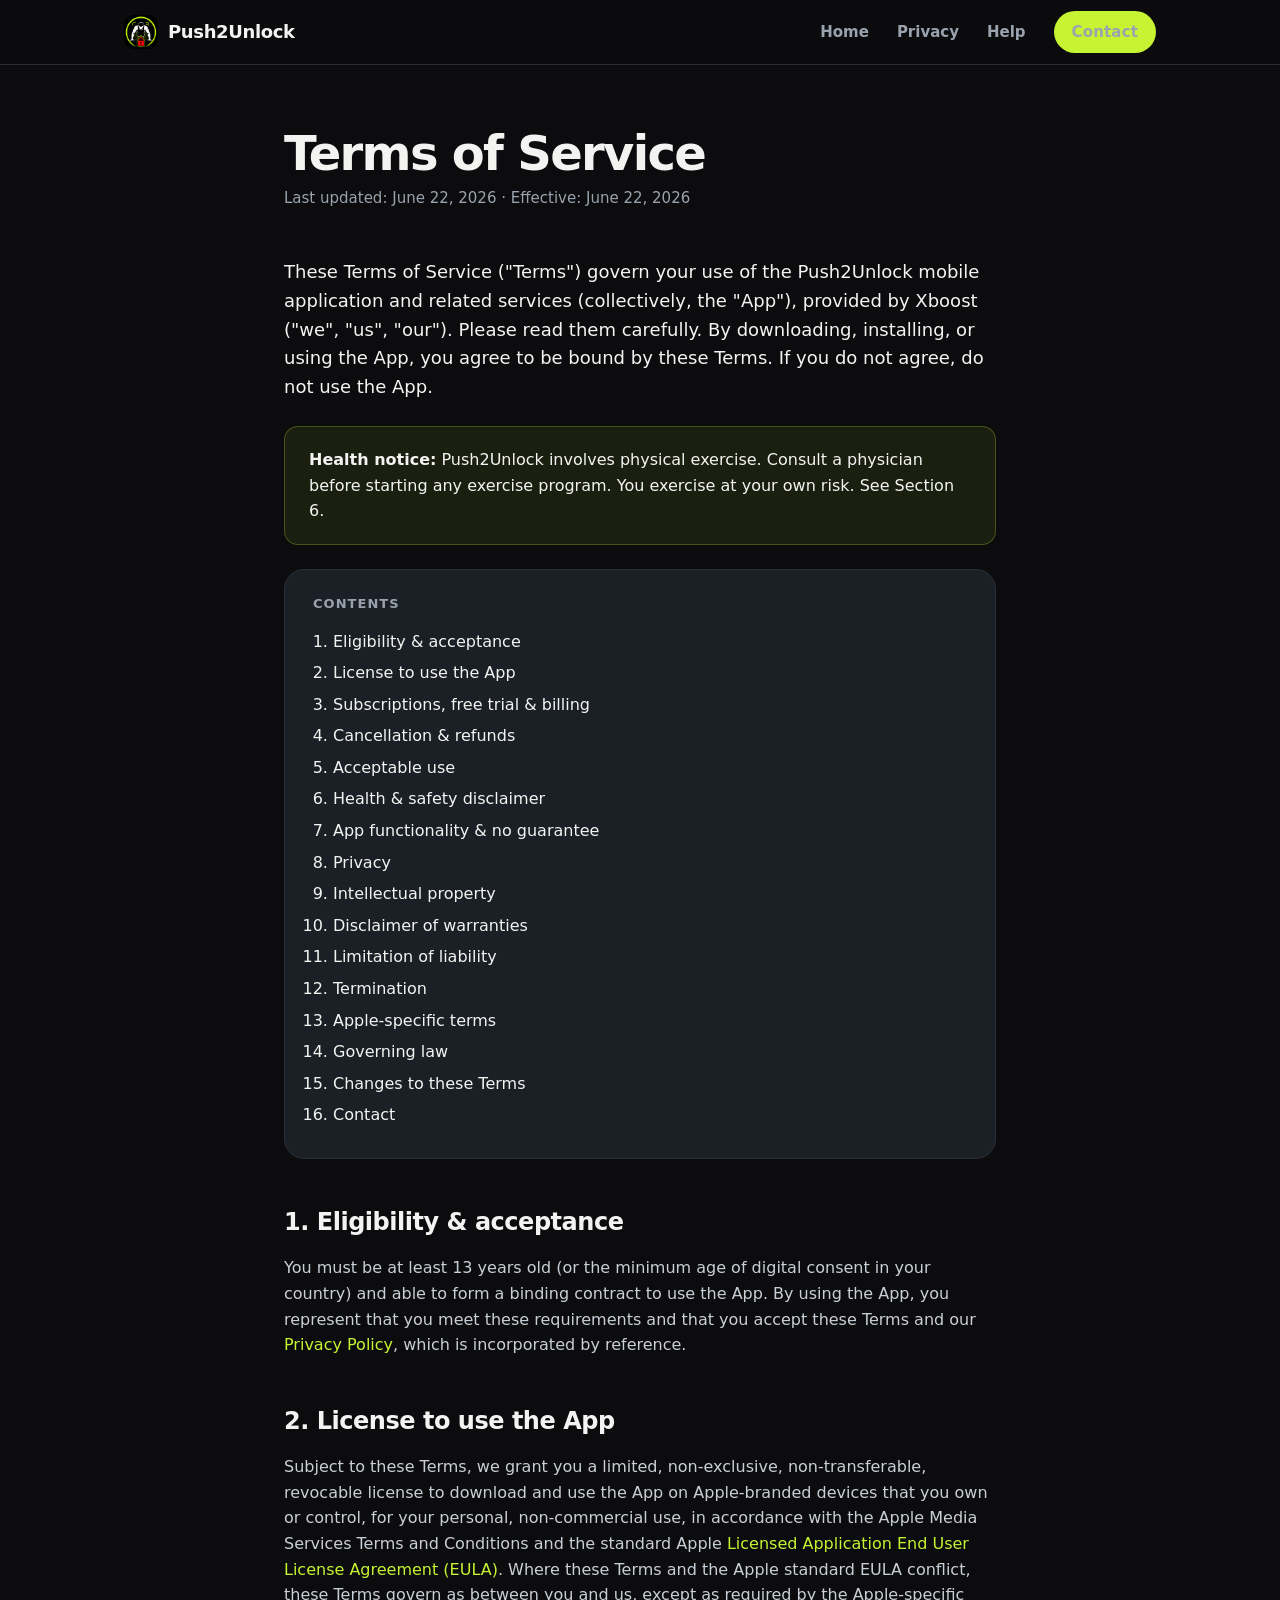
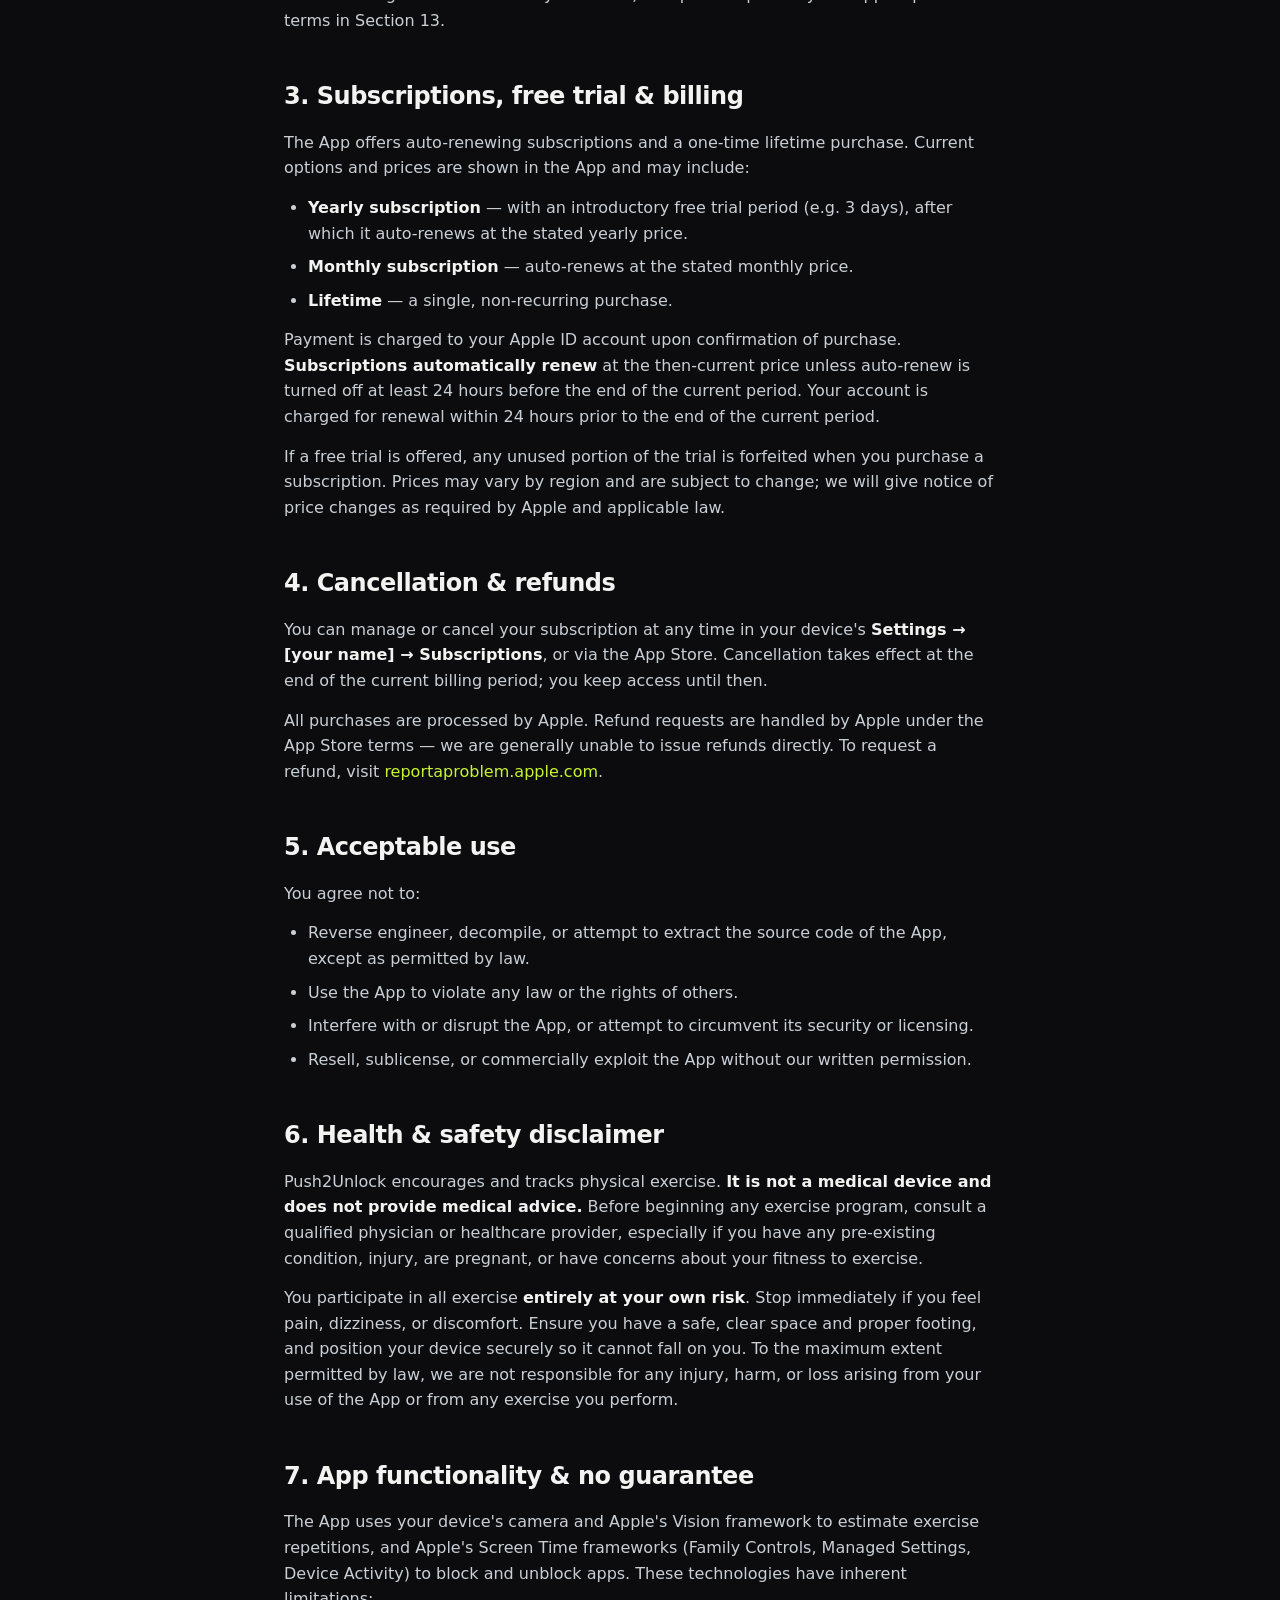
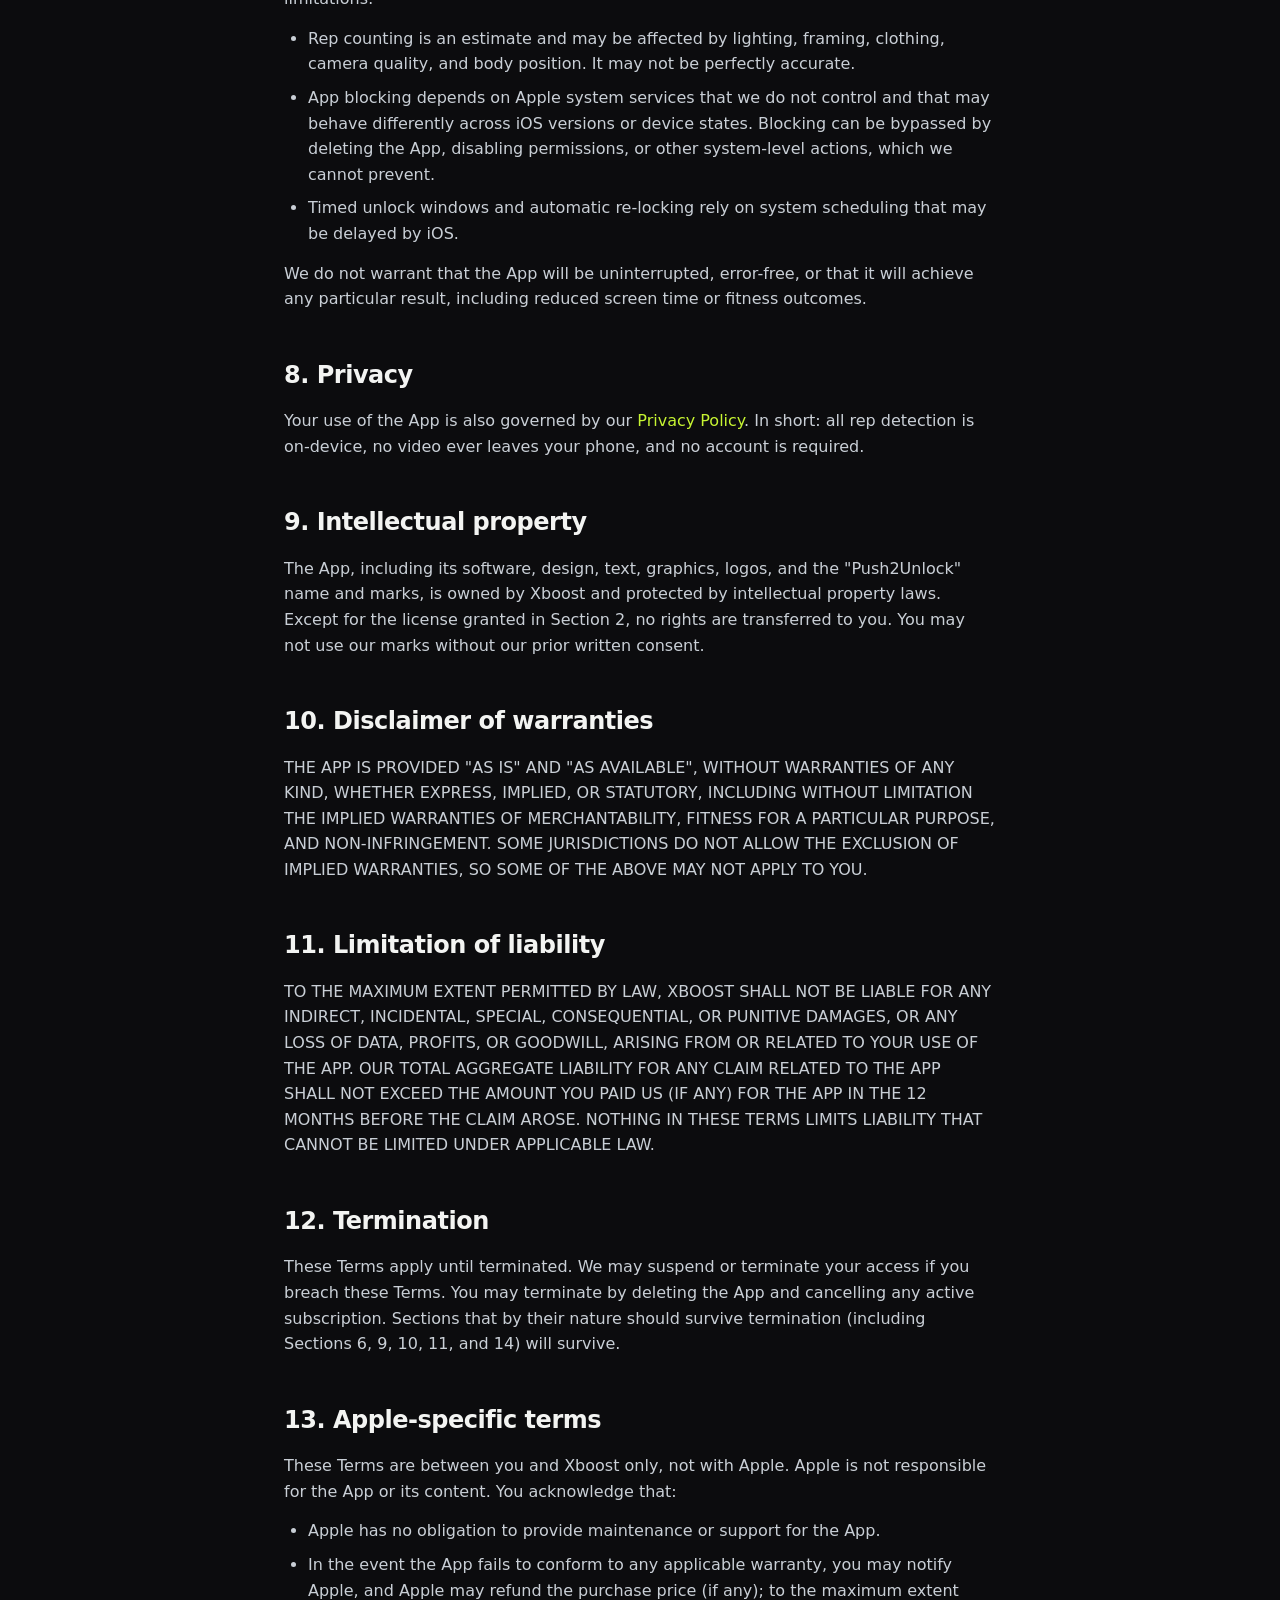
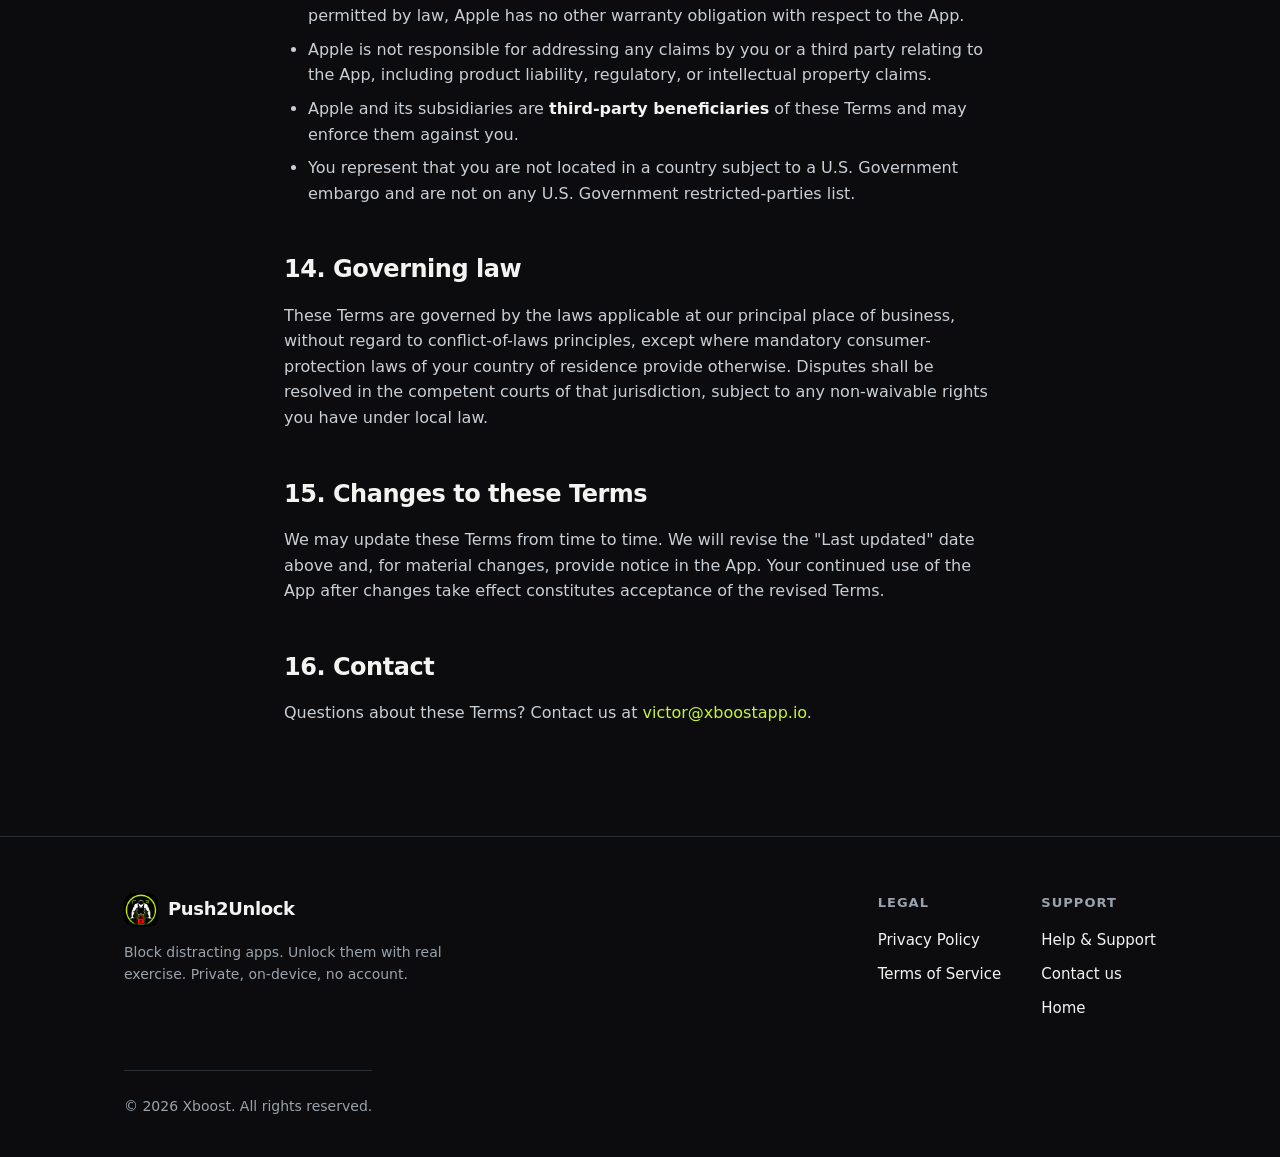
<file: terms.html>
<!DOCTYPE html>
<html lang="en">
<head>
  <meta charset="UTF-8" />
  <meta name="viewport" content="width=device-width, initial-scale=1.0" />
  <title>Terms of Service — Push2Unlock</title>
  <meta name="description" content="Push2Unlock Terms of Service, including subscription, auto-renewal, and health & safety terms." />
  <link rel="icon" type="image/png" href="assets/favicon.png" />
  <link rel="apple-touch-icon" href="assets/favicon.png" />
  <link rel="stylesheet" href="styles.css" />
</head>
<body>

  <nav class="nav">
    <div class="wrap">
      <a href="index.html" class="brand"><img class="mark" src="assets/logo.png" alt="Push2Unlock" />Push2Unlock</a>
      <div class="nav-links">
        <a href="index.html">Home</a>
        <a href="privacy.html">Privacy</a>
        <a href="help.html">Help</a>
        <a href="mailto:victor@xboostapp.io" class="btn btn-sm">Contact</a>
      </div>
    </div>
  </nav>

  <main class="legal">
    <div class="wrap">
      <h1>Terms of Service</h1>
      <p class="updated">Last updated: June 22, 2026 · Effective: June 22, 2026</p>

      <p class="lead">
        These Terms of Service ("Terms") govern your use of the Push2Unlock mobile application and
        related services (collectively, the "App"), provided by Xboost ("we", "us", "our"). Please
        read them carefully. By downloading, installing, or using the App, you agree to be bound by
        these Terms. If you do not agree, do not use the App.
      </p>

      <div class="callout">
        <p><strong>Health notice:</strong> Push2Unlock involves physical exercise. Consult a physician
        before starting any exercise program. You exercise at your own risk. See Section 6.</p>
      </div>

      <div class="toc">
        <h4>Contents</h4>
        <ol>
          <li><a href="#eligibility">Eligibility & acceptance</a></li>
          <li><a href="#license">License to use the App</a></li>
          <li><a href="#subscriptions">Subscriptions, free trial & billing</a></li>
          <li><a href="#cancel">Cancellation & refunds</a></li>
          <li><a href="#use">Acceptable use</a></li>
          <li><a href="#health">Health & safety disclaimer</a></li>
          <li><a href="#function">App functionality & no guarantee</a></li>
          <li><a href="#privacy">Privacy</a></li>
          <li><a href="#ip">Intellectual property</a></li>
          <li><a href="#warranty">Disclaimer of warranties</a></li>
          <li><a href="#liability">Limitation of liability</a></li>
          <li><a href="#termination">Termination</a></li>
          <li><a href="#apple">Apple-specific terms</a></li>
          <li><a href="#law">Governing law</a></li>
          <li><a href="#changes">Changes to these Terms</a></li>
          <li><a href="#contact">Contact</a></li>
        </ol>
      </div>

      <h2 id="eligibility">1. Eligibility & acceptance</h2>
      <p>
        You must be at least 13 years old (or the minimum age of digital consent in your country) and
        able to form a binding contract to use the App. By using the App, you represent that you meet
        these requirements and that you accept these Terms and our
        <a href="privacy.html">Privacy Policy</a>, which is incorporated by reference.
      </p>

      <h2 id="license">2. License to use the App</h2>
      <p>
        Subject to these Terms, we grant you a limited, non-exclusive, non-transferable, revocable
        license to download and use the App on Apple-branded devices that you own or control, for your
        personal, non-commercial use, in accordance with the Apple Media Services Terms and Conditions
        and the standard Apple
        <a href="https://www.apple.com/legal/internet-services/itunes/dev/stdeula/" target="_blank" rel="noopener">Licensed Application End User License Agreement (EULA)</a>.
        Where these Terms and the Apple standard EULA conflict, these Terms govern as between you and
        us, except as required by the Apple-specific terms in Section 13.
      </p>

      <h2 id="subscriptions">3. Subscriptions, free trial & billing</h2>
      <p>
        The App offers auto-renewing subscriptions and a one-time lifetime purchase. Current options
        and prices are shown in the App and may include:
      </p>
      <ul>
        <li><strong>Yearly subscription</strong> — with an introductory free trial period (e.g. 3
          days), after which it auto-renews at the stated yearly price.</li>
        <li><strong>Monthly subscription</strong> — auto-renews at the stated monthly price.</li>
        <li><strong>Lifetime</strong> — a single, non-recurring purchase.</li>
      </ul>
      <p>
        Payment is charged to your Apple ID account upon confirmation of purchase. <strong>Subscriptions
        automatically renew</strong> at the then-current price unless auto-renew is turned off at least
        24 hours before the end of the current period. Your account is charged for renewal within 24
        hours prior to the end of the current period.
      </p>
      <p>
        If a free trial is offered, any unused portion of the trial is forfeited when you purchase a
        subscription. Prices may vary by region and are subject to change; we will give notice of price
        changes as required by Apple and applicable law.
      </p>

      <h2 id="cancel">4. Cancellation & refunds</h2>
      <p>
        You can manage or cancel your subscription at any time in your device's
        <strong>Settings → [your name] → Subscriptions</strong>, or via the App Store. Cancellation
        takes effect at the end of the current billing period; you keep access until then.
      </p>
      <p>
        All purchases are processed by Apple. Refund requests are handled by Apple under the App Store
        terms — we are generally unable to issue refunds directly. To request a refund, visit
        <a href="https://reportaproblem.apple.com" target="_blank" rel="noopener">reportaproblem.apple.com</a>.
      </p>

      <h2 id="use">5. Acceptable use</h2>
      <p>You agree not to:</p>
      <ul>
        <li>Reverse engineer, decompile, or attempt to extract the source code of the App, except as
          permitted by law.</li>
        <li>Use the App to violate any law or the rights of others.</li>
        <li>Interfere with or disrupt the App, or attempt to circumvent its security or licensing.</li>
        <li>Resell, sublicense, or commercially exploit the App without our written permission.</li>
      </ul>

      <h2 id="health">6. Health & safety disclaimer</h2>
      <p>
        Push2Unlock encourages and tracks physical exercise. <strong>It is not a medical device and
        does not provide medical advice.</strong> Before beginning any exercise program, consult a
        qualified physician or healthcare provider, especially if you have any pre-existing condition,
        injury, are pregnant, or have concerns about your fitness to exercise.
      </p>
      <p>
        You participate in all exercise <strong>entirely at your own risk</strong>. Stop immediately if
        you feel pain, dizziness, or discomfort. Ensure you have a safe, clear space and proper
        footing, and position your device securely so it cannot fall on you. To the maximum extent
        permitted by law, we are not responsible for any injury, harm, or loss arising from your use of
        the App or from any exercise you perform.
      </p>

      <h2 id="function">7. App functionality & no guarantee</h2>
      <p>
        The App uses your device's camera and Apple's Vision framework to estimate exercise
        repetitions, and Apple's Screen Time frameworks (Family Controls, Managed Settings, Device
        Activity) to block and unblock apps. These technologies have inherent limitations:
      </p>
      <ul>
        <li>Rep counting is an estimate and may be affected by lighting, framing, clothing, camera
          quality, and body position. It may not be perfectly accurate.</li>
        <li>App blocking depends on Apple system services that we do not control and that may behave
          differently across iOS versions or device states. Blocking can be bypassed by deleting the
          App, disabling permissions, or other system-level actions, which we cannot prevent.</li>
        <li>Timed unlock windows and automatic re-locking rely on system scheduling that may be delayed
          by iOS.</li>
      </ul>
      <p>
        We do not warrant that the App will be uninterrupted, error-free, or that it will achieve any
        particular result, including reduced screen time or fitness outcomes.
      </p>

      <h2 id="privacy">8. Privacy</h2>
      <p>
        Your use of the App is also governed by our <a href="privacy.html">Privacy Policy</a>. In
        short: all rep detection is on-device, no video ever leaves your phone, and no account is
        required.
      </p>

      <h2 id="ip">9. Intellectual property</h2>
      <p>
        The App, including its software, design, text, graphics, logos, and the "Push2Unlock" name and
        marks, is owned by Xboost and protected by intellectual property laws. Except for the license
        granted in Section 2, no rights are transferred to you. You may not use our marks without our
        prior written consent.
      </p>

      <h2 id="warranty">10. Disclaimer of warranties</h2>
      <p>
        THE APP IS PROVIDED "AS IS" AND "AS AVAILABLE", WITHOUT WARRANTIES OF ANY KIND, WHETHER
        EXPRESS, IMPLIED, OR STATUTORY, INCLUDING WITHOUT LIMITATION THE IMPLIED WARRANTIES OF
        MERCHANTABILITY, FITNESS FOR A PARTICULAR PURPOSE, AND NON-INFRINGEMENT. SOME JURISDICTIONS DO
        NOT ALLOW THE EXCLUSION OF IMPLIED WARRANTIES, SO SOME OF THE ABOVE MAY NOT APPLY TO YOU.
      </p>

      <h2 id="liability">11. Limitation of liability</h2>
      <p>
        TO THE MAXIMUM EXTENT PERMITTED BY LAW, XBOOST SHALL NOT BE LIABLE FOR ANY INDIRECT,
        INCIDENTAL, SPECIAL, CONSEQUENTIAL, OR PUNITIVE DAMAGES, OR ANY LOSS OF DATA, PROFITS, OR
        GOODWILL, ARISING FROM OR RELATED TO YOUR USE OF THE APP. OUR TOTAL AGGREGATE LIABILITY FOR ANY
        CLAIM RELATED TO THE APP SHALL NOT EXCEED THE AMOUNT YOU PAID US (IF ANY) FOR THE APP IN THE 12
        MONTHS BEFORE THE CLAIM AROSE. NOTHING IN THESE TERMS LIMITS LIABILITY THAT CANNOT BE LIMITED
        UNDER APPLICABLE LAW.
      </p>

      <h2 id="termination">12. Termination</h2>
      <p>
        These Terms apply until terminated. We may suspend or terminate your access if you breach these
        Terms. You may terminate by deleting the App and cancelling any active subscription. Sections
        that by their nature should survive termination (including Sections 6, 9, 10, 11, and 14) will
        survive.
      </p>

      <h2 id="apple">13. Apple-specific terms</h2>
      <p>
        These Terms are between you and Xboost only, not with Apple. Apple is not responsible for the
        App or its content. You acknowledge that:
      </p>
      <ul>
        <li>Apple has no obligation to provide maintenance or support for the App.</li>
        <li>In the event the App fails to conform to any applicable warranty, you may notify Apple, and
          Apple may refund the purchase price (if any); to the maximum extent permitted by law, Apple
          has no other warranty obligation with respect to the App.</li>
        <li>Apple is not responsible for addressing any claims by you or a third party relating to the
          App, including product liability, regulatory, or intellectual property claims.</li>
        <li>Apple and its subsidiaries are <strong>third-party beneficiaries</strong> of these Terms
          and may enforce them against you.</li>
        <li>You represent that you are not located in a country subject to a U.S. Government embargo and
          are not on any U.S. Government restricted-parties list.</li>
      </ul>

      <h2 id="law">14. Governing law</h2>
      <p>
        These Terms are governed by the laws applicable at our principal place of business, without
        regard to conflict-of-laws principles, except where mandatory consumer-protection laws of your
        country of residence provide otherwise. Disputes shall be resolved in the competent courts of
        that jurisdiction, subject to any non-waivable rights you have under local law.
      </p>

      <h2 id="changes">15. Changes to these Terms</h2>
      <p>
        We may update these Terms from time to time. We will revise the "Last updated" date above and,
        for material changes, provide notice in the App. Your continued use of the App after changes
        take effect constitutes acceptance of the revised Terms.
      </p>

      <h2 id="contact">16. Contact</h2>
      <p>
        Questions about these Terms? Contact us at
        <a href="mailto:victor@xboostapp.io">victor@xboostapp.io</a>.
      </p>
    </div>
  </main>

  <footer class="footer">
    <div class="wrap">
      <div>
        <a href="index.html" class="brand"><img class="mark" src="assets/logo.png" alt="Push2Unlock" />Push2Unlock</a>
        <p>Block distracting apps. Unlock them with real exercise. Private, on-device, no account.</p>
      </div>
      <div class="footer-links">
        <div class="footer-col">
          <h4>Legal</h4>
          <a href="privacy.html">Privacy Policy</a>
          <a href="terms.html">Terms of Service</a>
        </div>
        <div class="footer-col">
          <h4>Support</h4>
          <a href="help.html">Help &amp; Support</a>
          <a href="mailto:victor@xboostapp.io">Contact us</a>
          <a href="index.html">Home</a>
        </div>
      </div>
    </div>
    <div class="wrap">
      <p class="copyright">© 2026 Xboost. All rights reserved.</p>
    </div>
  </footer>

</body>
</html>
</file>
<file: styles.css>
/* Push2Unlock — shared styles */
:root {
  --ink: #0C0C0E;
  --ink-raised: #16181D;
  --ink-card: #1A2026;
  --volt: #C6F432;
  --volt-pressed: #A8D424;
  --signal: #FF5A5F;
  --fog: #9AA3AD;
  --paper: #F3F4F2;
  --border: #2A2F36;
  --maxw: 1080px;
  --radius: 20px;
}

* { margin: 0; padding: 0; box-sizing: border-box; }

html { scroll-behavior: smooth; -webkit-text-size-adjust: 100%; }

body {
  font-family: -apple-system, BlinkMacSystemFont, "SF Pro Display", "SF Pro Text", "Segoe UI", system-ui, sans-serif;
  background: var(--ink);
  color: var(--paper);
  line-height: 1.6;
  overflow-x: hidden;
  -webkit-font-smoothing: antialiased;
}

a { color: var(--volt); text-decoration: none; }
a:hover { text-decoration: underline; }

.wrap { max-width: var(--maxw); margin: 0 auto; padding: 0 24px; }

/* ---------- Nav ---------- */
.nav {
  position: sticky; top: 0; z-index: 50;
  background: rgba(12, 12, 14, 0.72);
  backdrop-filter: saturate(180%) blur(20px);
  -webkit-backdrop-filter: saturate(180%) blur(20px);
  border-bottom: 1px solid var(--border);
}
.nav .wrap { display: flex; align-items: center; justify-content: space-between; height: 64px; }
.brand { display: flex; align-items: center; gap: 10px; font-weight: 800; font-size: 18px; letter-spacing: -0.02em; color: var(--paper); }
.brand:hover { text-decoration: none; }
.brand .mark {
  width: 34px; height: 34px; border-radius: 10px;
  object-fit: cover; display: block; flex: none;
}
.nav-links { display: flex; gap: 28px; align-items: center; }
.nav-links a { color: var(--fog); font-size: 15px; font-weight: 600; }
.nav-links a:hover { color: var(--paper); text-decoration: none; }
@media (max-width: 640px) { .nav-links a:not(.btn-sm) { display: none; } }

.btn {
  display: inline-block; background: var(--volt); color: var(--ink);
  font-weight: 800; letter-spacing: 0.01em;
  padding: 16px 30px; border-radius: 999px; font-size: 16px;
  transition: transform .15s ease, background .15s ease;
}
.btn:hover { background: var(--volt-pressed); text-decoration: none; transform: translateY(-2px); }
.btn-sm { padding: 9px 18px; font-size: 14px; }
.btn-ghost { background: transparent; color: var(--paper); border: 1px solid var(--border); }
.btn-ghost:hover { background: var(--ink-card); }

/* ---------- Hero ---------- */
.hero { position: relative; padding: 96px 0 80px; text-align: center; overflow: hidden; }
.hero::before {
  content: ""; position: absolute; top: -180px; left: 50%; transform: translateX(-50%);
  width: 720px; height: 720px; border-radius: 50%;
  background: radial-gradient(circle, rgba(198,244,50,0.18), transparent 62%);
  pointer-events: none; z-index: 0;
}
.hero .wrap { position: relative; z-index: 1; }
.chip {
  display: inline-flex; align-items: center; gap: 8px;
  background: var(--ink-card); border: 1px solid var(--border);
  color: var(--volt); font-weight: 700; font-size: 13px; letter-spacing: 0.06em;
  text-transform: uppercase; padding: 8px 16px; border-radius: 999px; margin-bottom: 28px;
}
h1 {
  font-size: clamp(40px, 7vw, 76px); line-height: 1.02; font-weight: 900;
  letter-spacing: -0.035em; max-width: 14ch; margin: 0 auto 22px;
}
h1 .accent { color: var(--volt); }
.lede { font-size: clamp(17px, 2.4vw, 21px); color: var(--fog); max-width: 56ch; margin: 0 auto 40px; }
.cta-row { display: flex; gap: 14px; justify-content: center; flex-wrap: wrap; align-items: center; }
.note { color: var(--fog); font-size: 14px; margin-top: 18px; }

/* ---------- Sections ---------- */
section { padding: 80px 0; }
.section-head { text-align: center; max-width: 640px; margin: 0 auto 56px; }
.section-head h2 { font-size: clamp(30px, 4.5vw, 46px); font-weight: 900; letter-spacing: -0.03em; line-height: 1.1; }
.section-head p { color: var(--fog); font-size: 18px; margin-top: 16px; }
.eyebrow { color: var(--volt); font-weight: 800; text-transform: uppercase; letter-spacing: 0.1em; font-size: 13px; margin-bottom: 14px; }

/* feature grid */
.grid { display: grid; gap: 20px; grid-template-columns: repeat(3, 1fr); }
@media (max-width: 860px) { .grid { grid-template-columns: 1fr; } }
.card {
  background: var(--ink-card); border: 1px solid var(--border);
  border-radius: var(--radius); padding: 32px;
  transition: border-color .2s ease, transform .2s ease;
}
.card:hover { border-color: var(--volt); transform: translateY(-3px); }
.card .ico {
  width: 52px; height: 52px; border-radius: 14px;
  background: rgba(198,244,50,0.12); display: grid; place-items: center;
  font-size: 26px; margin-bottom: 20px;
}
.card h3 { font-size: 20px; font-weight: 800; letter-spacing: -0.01em; margin-bottom: 10px; }
.card p { color: var(--fog); font-size: 15px; }

/* how it works */
.steps { display: grid; gap: 20px; grid-template-columns: repeat(3, 1fr); counter-reset: step; }
@media (max-width: 860px) { .steps { grid-template-columns: 1fr; } }
.step { background: var(--ink-raised); border: 1px solid var(--border); border-radius: var(--radius); padding: 32px; position: relative; }
.step .num {
  counter-increment: step; font-size: 15px; font-weight: 900; color: var(--ink);
  background: var(--volt); width: 34px; height: 34px; border-radius: 50%;
  display: grid; place-items: center; margin-bottom: 18px;
}
.step .num::before { content: counter(step); }
.step h3 { font-size: 19px; font-weight: 800; margin-bottom: 8px; }
.step p { color: var(--fog); font-size: 15px; }

/* privacy band */
.band {
  background: linear-gradient(135deg, var(--ink-card), var(--ink-raised));
  border: 1px solid var(--border); border-radius: 28px; padding: 56px 40px; text-align: center;
}
.band h2 { font-size: clamp(28px, 4vw, 40px); font-weight: 900; letter-spacing: -0.03em; }
.band p { color: var(--fog); font-size: 18px; max-width: 60ch; margin: 16px auto 0; }
.pill-row { display: flex; gap: 12px; justify-content: center; flex-wrap: wrap; margin-top: 28px; }
.pill { background: rgba(198,244,50,0.1); border: 1px solid rgba(198,244,50,0.3); color: var(--volt); font-weight: 700; font-size: 14px; padding: 10px 18px; border-radius: 999px; }

/* pricing */
.plans { display: grid; gap: 20px; grid-template-columns: repeat(2, minmax(0, 300px)); justify-content: center; margin: 0 auto; }
@media (max-width: 640px) { .plans { grid-template-columns: minmax(0, 340px); } }
.plan { background: var(--ink-card); border: 1px solid var(--border); border-radius: var(--radius); padding: 30px; text-align: center; position: relative; }
.plan.featured { border-color: var(--volt); }
.plan .badge { position: absolute; top: -12px; left: 50%; transform: translateX(-50%); background: var(--volt); color: var(--ink); font-weight: 800; font-size: 12px; letter-spacing: 0.05em; padding: 6px 14px; border-radius: 999px; white-space: nowrap; }
.plan .price { font-size: 40px; font-weight: 900; letter-spacing: -0.03em; margin: 12px 0 4px; }
.plan .price small { font-size: 16px; color: var(--fog); font-weight: 600; }
.plan .term { color: var(--fog); font-size: 14px; }

/* ---------- Footer ---------- */
.footer { border-top: 1px solid var(--border); padding: 56px 0 40px; }
.footer .wrap { display: flex; justify-content: space-between; gap: 32px; flex-wrap: wrap; }
.footer .brand { margin-bottom: 14px; }
.footer p { color: var(--fog); font-size: 14px; max-width: 36ch; }
.footer-links { display: flex; gap: 40px; flex-wrap: wrap; }
.footer-col h4 { font-size: 13px; text-transform: uppercase; letter-spacing: 0.08em; color: var(--fog); margin-bottom: 14px; }
.footer-col a { display: block; color: var(--paper); font-size: 15px; margin-bottom: 10px; font-weight: 500; }
.footer-col a:hover { color: var(--volt); text-decoration: none; }
.copyright { color: var(--fog); font-size: 13px; margin-top: 40px; padding-top: 24px; border-top: 1px solid var(--border); }

/* ---------- Legal pages ---------- */
.legal { padding: 64px 0 96px; }
.legal .wrap { max-width: 760px; }
.legal h1 { font-size: clamp(32px, 5vw, 48px); text-align: left; max-width: none; margin-bottom: 8px; }
.legal .updated { color: var(--fog); font-size: 15px; margin-bottom: 48px; }
.legal h2 { font-size: 24px; font-weight: 800; letter-spacing: -0.02em; margin: 44px 0 14px; }
.legal h3 { font-size: 18px; font-weight: 700; margin: 28px 0 10px; }
.legal p, .legal li { color: #C9CFD6; font-size: 16px; margin-bottom: 14px; }
.legal ul { padding-left: 24px; margin-bottom: 14px; }
.legal li { margin-bottom: 8px; }
.legal strong { color: var(--paper); }
.legal .lead { font-size: 18px; color: var(--paper); }
.toc { background: var(--ink-card); border: 1px solid var(--border); border-radius: var(--radius); padding: 24px 28px; margin-bottom: 40px; }
.toc h4 { font-size: 13px; text-transform: uppercase; letter-spacing: 0.08em; color: var(--fog); margin-bottom: 14px; }
.toc ol { padding-left: 20px; }
.toc li { margin-bottom: 6px; color: var(--paper); }
.toc a { color: var(--paper); font-weight: 500; }
.toc a:hover { color: var(--volt); }
.callout { background: rgba(198,244,50,0.08); border: 1px solid rgba(198,244,50,0.25); border-radius: 14px; padding: 20px 24px; margin: 24px 0; }
.callout p { color: var(--paper); margin: 0; }

/* ---------- Help & Support ---------- */
.help-cards { display: grid; gap: 16px; grid-template-columns: repeat(3, 1fr); margin: 8px 0 44px; }
@media (max-width: 860px) { .help-cards { grid-template-columns: 1fr; } }
.help-card {
  background: var(--ink-card); border: 1px solid var(--border); border-radius: var(--radius);
  padding: 24px; transition: border-color .15s ease, transform .15s ease;
}
.help-card:hover { border-color: var(--volt); transform: translateY(-3px); }
.help-card .ico { font-size: 26px; margin-bottom: 12px; }
.help-card h3 { font-size: 17px; font-weight: 800; margin-bottom: 6px; }
.help-card p { color: var(--fog); font-size: 14px; margin-bottom: 12px; }
.help-card a { font-weight: 700; font-size: 14px; }

.faq details {
  border: 1px solid var(--border); border-radius: 14px; background: var(--ink-card);
  margin-bottom: 12px; overflow: hidden;
}
.faq details[open] { border-color: rgba(198,244,50,0.35); }
.faq summary {
  list-style: none; cursor: pointer; padding: 18px 22px;
  font-weight: 700; font-size: 16px; color: var(--paper);
  display: flex; justify-content: space-between; align-items: center; gap: 16px;
}
.faq summary::-webkit-details-marker { display: none; }
.faq summary::after {
  content: "+"; color: var(--volt); font-size: 22px; font-weight: 700;
  line-height: 1; flex: none; transition: transform .2s ease;
}
.faq details[open] summary::after { transform: rotate(45deg); }
.faq summary:hover { color: var(--volt); }
.faq .body { padding: 0 22px 20px; }
.faq .body p, .faq .body li { color: #C9CFD6; font-size: 15px; margin-bottom: 12px; }
.faq .body ul, .faq .body ol { padding-left: 22px; margin-bottom: 12px; }
.faq .body li { margin-bottom: 6px; }
.faq .body strong { color: var(--paper); }

/* ============ Phone mockups ============ */
.device {
  position: relative;
  width: 290px; aspect-ratio: 9 / 19.3;
  background: #000;
  border-radius: 46px;
  padding: 11px;
  box-shadow: 0 0 0 2px #2b2f36, 0 40px 80px -20px rgba(0,0,0,0.8), 0 0 60px -10px rgba(198,244,50,0.12);
  flex: none;
}
.device .screen {
  position: relative; width: 100%; height: 100%;
  border-radius: 36px; overflow: hidden;
  background: var(--ink);
  display: flex; flex-direction: column;
}
.device .notch {
  position: absolute; top: 9px; left: 50%; transform: translateX(-50%);
  width: 92px; height: 26px; background: #000; border-radius: 999px; z-index: 9;
}
.statusbar { display: flex; justify-content: space-between; align-items: center; padding: 14px 22px 6px; font-size: 12px; font-weight: 700; color: var(--paper); }
.scr-pad { padding: 4px 18px 18px; display: flex; flex-direction: column; gap: 12px; flex: 1; min-height: 0; }

/* hero two-column layout */
.hero-split { display: grid; grid-template-columns: 1.1fr 0.9fr; gap: 48px; align-items: center; text-align: left; }
.hero-split h1 { margin-left: 0; }
.hero-split .lede { margin-left: 0; }
.hero-split .cta-row { justify-content: flex-start; }
.hero-phones { display: flex; justify-content: center; position: relative; }
@media (max-width: 900px) {
  .hero-split { grid-template-columns: 1fr; text-align: center; }
  .hero-split h1, .hero-split .lede { margin-left: auto; margin-right: auto; }
  .hero-split .cta-row { justify-content: center; }
  .hero-phones { margin-top: 12px; }
}

/* --- Workout counter takeover screen --- */
.scr-workout { background: radial-gradient(120% 80% at 50% 30%, #1c2410, #07090c 70%); position: relative; }
.scr-workout::after {
  content: ""; position: absolute; inset: 0; border-radius: 36px; pointer-events: none;
  box-shadow: inset 0 0 0 3px var(--volt), inset 0 0 40px rgba(198,244,50,0.35);
}
.wk-sil { position: absolute; bottom: 12%; left: 50%; transform: translateX(-50%); width: 78%; opacity: 0.16; filter: brightness(1.4); }
.wk-pill { align-self: center; margin-top: 6px; background: rgba(0,0,0,0.55); backdrop-filter: blur(8px); border: 1px solid rgba(255,255,255,0.12); color: #fff; font-size: 12px; font-weight: 700; padding: 7px 14px; border-radius: 999px; z-index: 2; }
.wk-count { flex: 1; display: flex; flex-direction: column; align-items: center; justify-content: center; z-index: 2; }
.wk-count .big { font-size: 132px; line-height: 0.9; font-weight: 900; color: var(--volt); font-variant-numeric: tabular-nums; text-shadow: 0 0 30px rgba(198,244,50,0.5); letter-spacing: -0.04em; }
.wk-count .of { font-size: 22px; font-weight: 800; color: rgba(243,244,242,0.65); margin-top: 2px; }
.wk-bar { height: 7px; border-radius: 999px; background: rgba(255,255,255,0.14); margin: 0 4px 6px; overflow: hidden; z-index: 2; }
.wk-bar > i { display: block; height: 100%; width: 70%; background: var(--volt); border-radius: 999px; }
.wk-x { position: absolute; top: 46px; left: 18px; width: 30px; height: 30px; border-radius: 50%; background: rgba(0,0,0,0.5); color:#fff; display: grid; place-items: center; font-size: 16px; z-index: 5; }

/* --- generic app card bits --- */
.appbar { display: flex; align-items: center; justify-content: space-between; }
.appbar .ttl { font-size: 22px; font-weight: 900; letter-spacing: -0.02em; }
.flame { background: rgba(255,90,95,0.14); color: #FF8A4C; font-weight: 800; font-size: 13px; padding: 6px 12px; border-radius: 999px; }
.uicard { background: var(--ink-card); border: 1px solid var(--border); border-radius: 18px; padding: 16px; }
.uicard.locked { border-color: rgba(255,90,95,0.4); background: linear-gradient(160deg, rgba(255,90,95,0.10), var(--ink-card)); }
.lock-status { display: flex; align-items: center; gap: 10px; }
.lock-status .em { font-size: 26px; }
.lock-status .t { font-size: 15px; font-weight: 800; }
.lock-status .s { font-size: 12px; color: var(--fog); }
.appgrid { display: grid; grid-template-columns: repeat(4, 1fr); gap: 10px; }
.appgrid .ic { aspect-ratio: 1; border-radius: 13px; display: grid; place-items: center; font-size: 20px; color: #fff; }
.btn-fill { background: var(--volt); color: var(--ink); font-weight: 800; font-size: 14px; text-align: center; padding: 15px; border-radius: 15px; }
.btn-fill.lg { font-size: 15px; }
.chips { display: flex; gap: 8px; flex-wrap: wrap; }
.chip-x { background: var(--ink-card); border: 1px solid var(--border); color: var(--fog); font-size: 12px; font-weight: 700; padding: 7px 12px; border-radius: 999px; }
.chip-x.on { background: rgba(198,244,50,0.14); border-color: var(--volt); color: var(--volt); }

/* --- stats screen --- */
.streak-hero { text-align: center; padding: 20px 14px; background: radial-gradient(120% 100% at 50% 0%, rgba(198,244,50,0.14), var(--ink-card)); border:1px solid var(--border); border-radius:18px; }
.streak-hero .n { font-size: 52px; font-weight: 900; color: var(--volt); line-height: 1; font-variant-numeric: tabular-nums; }
.streak-hero .l { font-size: 12px; color: var(--fog); font-weight: 700; text-transform: uppercase; letter-spacing: 0.06em; margin-top: 4px; }
.chart { display: flex; align-items: flex-end; gap: 7px; height: 92px; padding: 4px; }
.chart > i { flex: 1; background: var(--volt); border-radius: 5px 5px 0 0; opacity: 0.9; }
.statrow { display: grid; grid-template-columns: 1fr 1fr; gap: 10px; }
.stat-mini { background: var(--ink-card); border: 1px solid var(--border); border-radius: 14px; padding: 12px; }
.stat-mini .v { font-size: 22px; font-weight: 900; color: var(--paper); font-variant-numeric: tabular-nums; }
.stat-mini .k { font-size: 11px; color: var(--fog); font-weight: 600; }

/* --- shield screen (on a blocked app) --- */
.scr-shield { background: linear-gradient(180deg, #0a0c10, #07090c); align-items: center; justify-content: center; padding: 30px 22px; text-align: center; gap: 14px; }
.scr-shield .lk { width: 64px; height: 64px; border-radius: 18px; background: rgba(255,90,95,0.15); display: grid; place-items: center; font-size: 32px; }
.scr-shield h4 { font-size: 22px; font-weight: 900; }
.scr-shield p { font-size: 13px; color: var(--fog); line-height: 1.45; }
.scr-shield .b1 { width: 100%; background: var(--volt); color: var(--ink); font-weight: 800; padding: 14px; border-radius: 14px; font-size: 14px; }
.scr-shield .b2 { color: rgba(243,244,242,0.55); font-size: 13px; font-weight: 700; }

/* gallery */
.gallery { display: flex; gap: 28px; justify-content: center; flex-wrap: wrap; align-items: flex-start; }
.gallery figure { display: flex; flex-direction: column; align-items: center; gap: 16px; }
.gallery figcaption { color: var(--fog); font-size: 14px; font-weight: 600; max-width: 22ch; text-align: center; }
.gallery .device { transform: scale(0.92); }

/* real screenshots inside the device frame */
.device .screen .shot { width: 100%; height: 100%; object-fit: cover; object-position: top center; display: block; }
</file>
